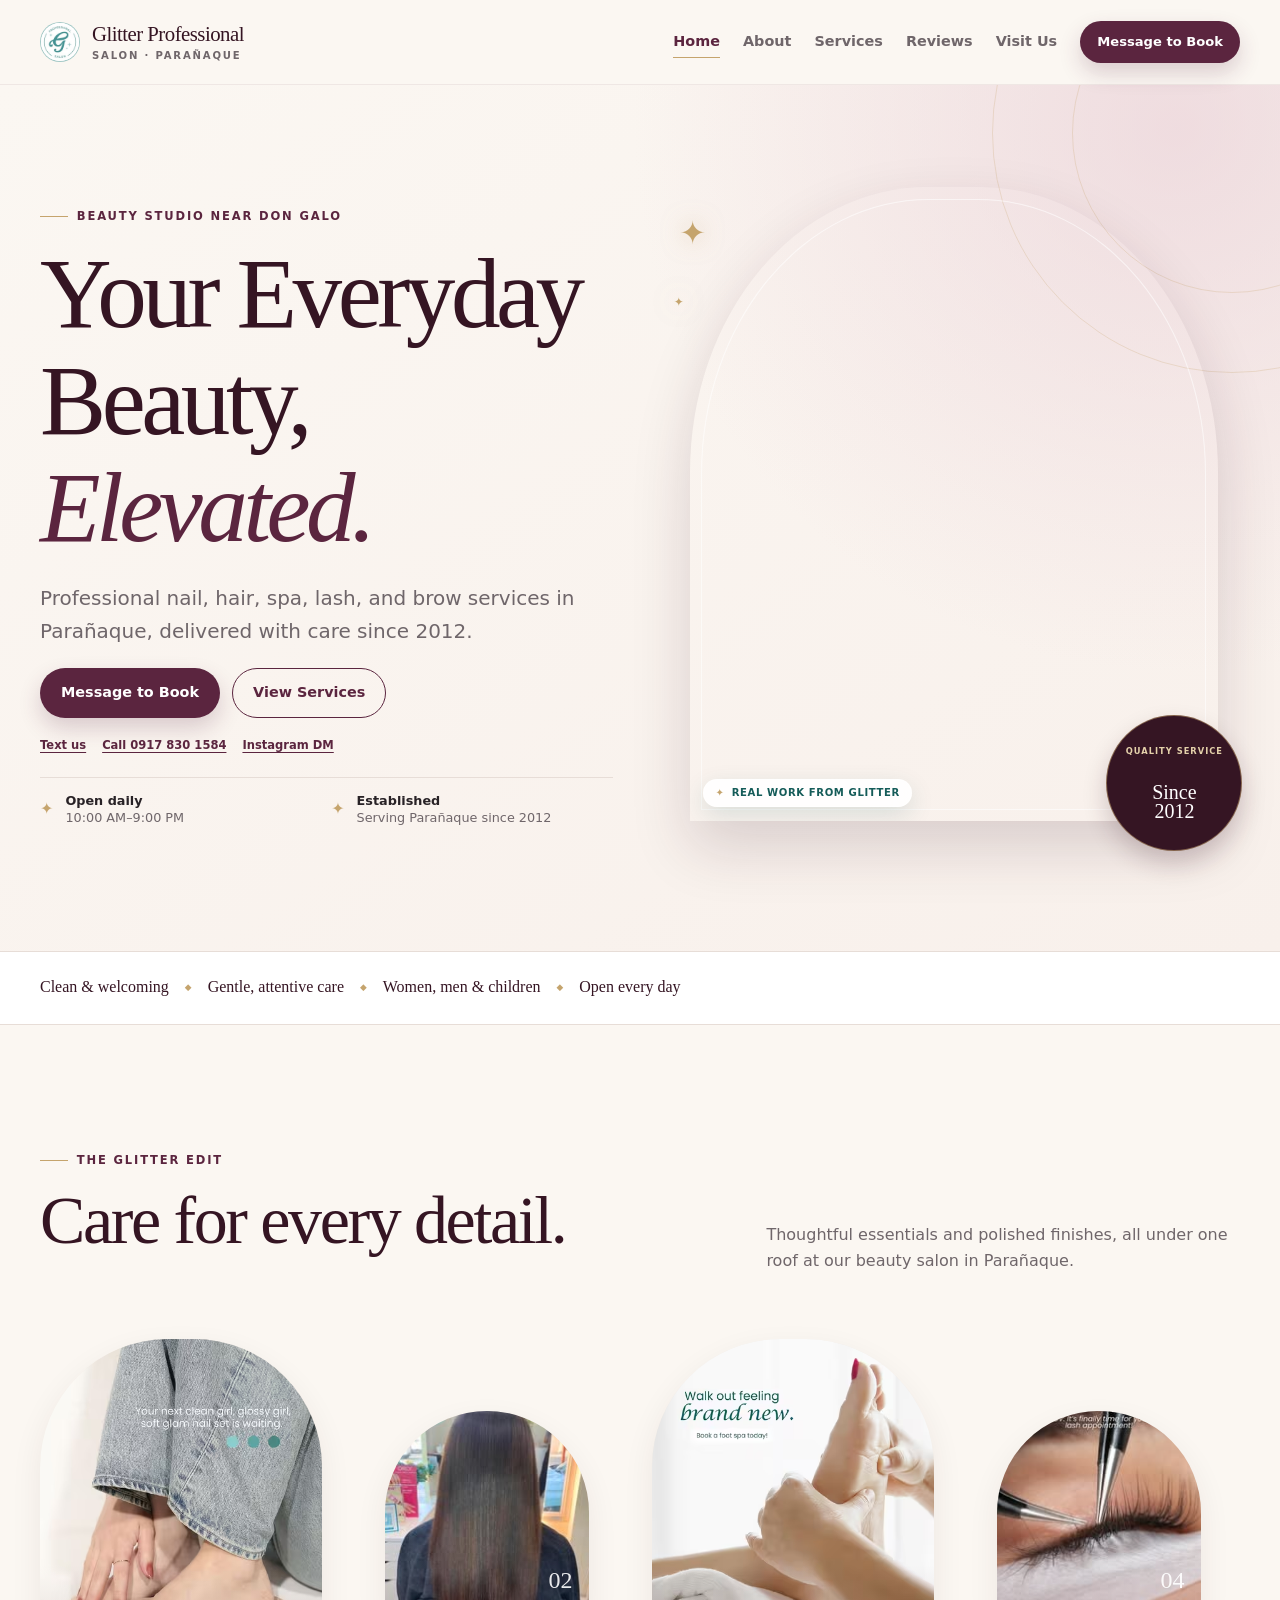
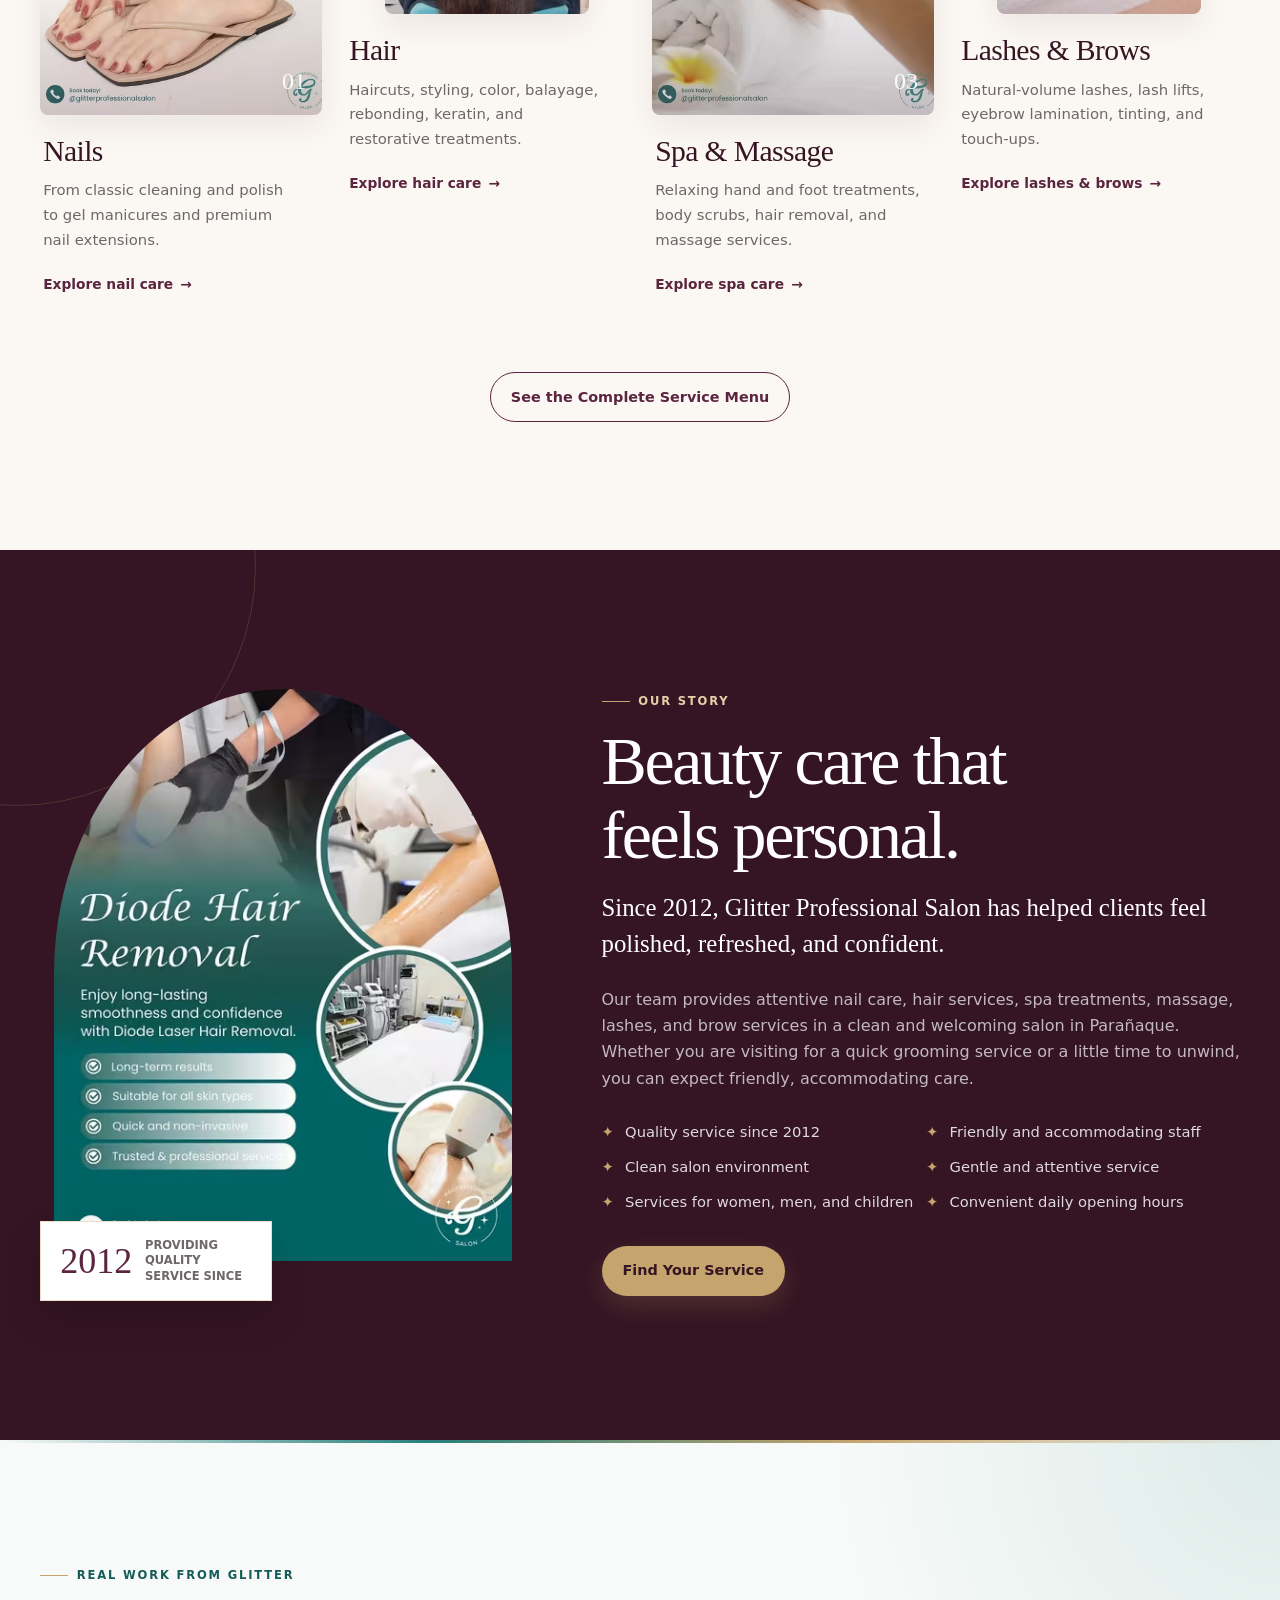
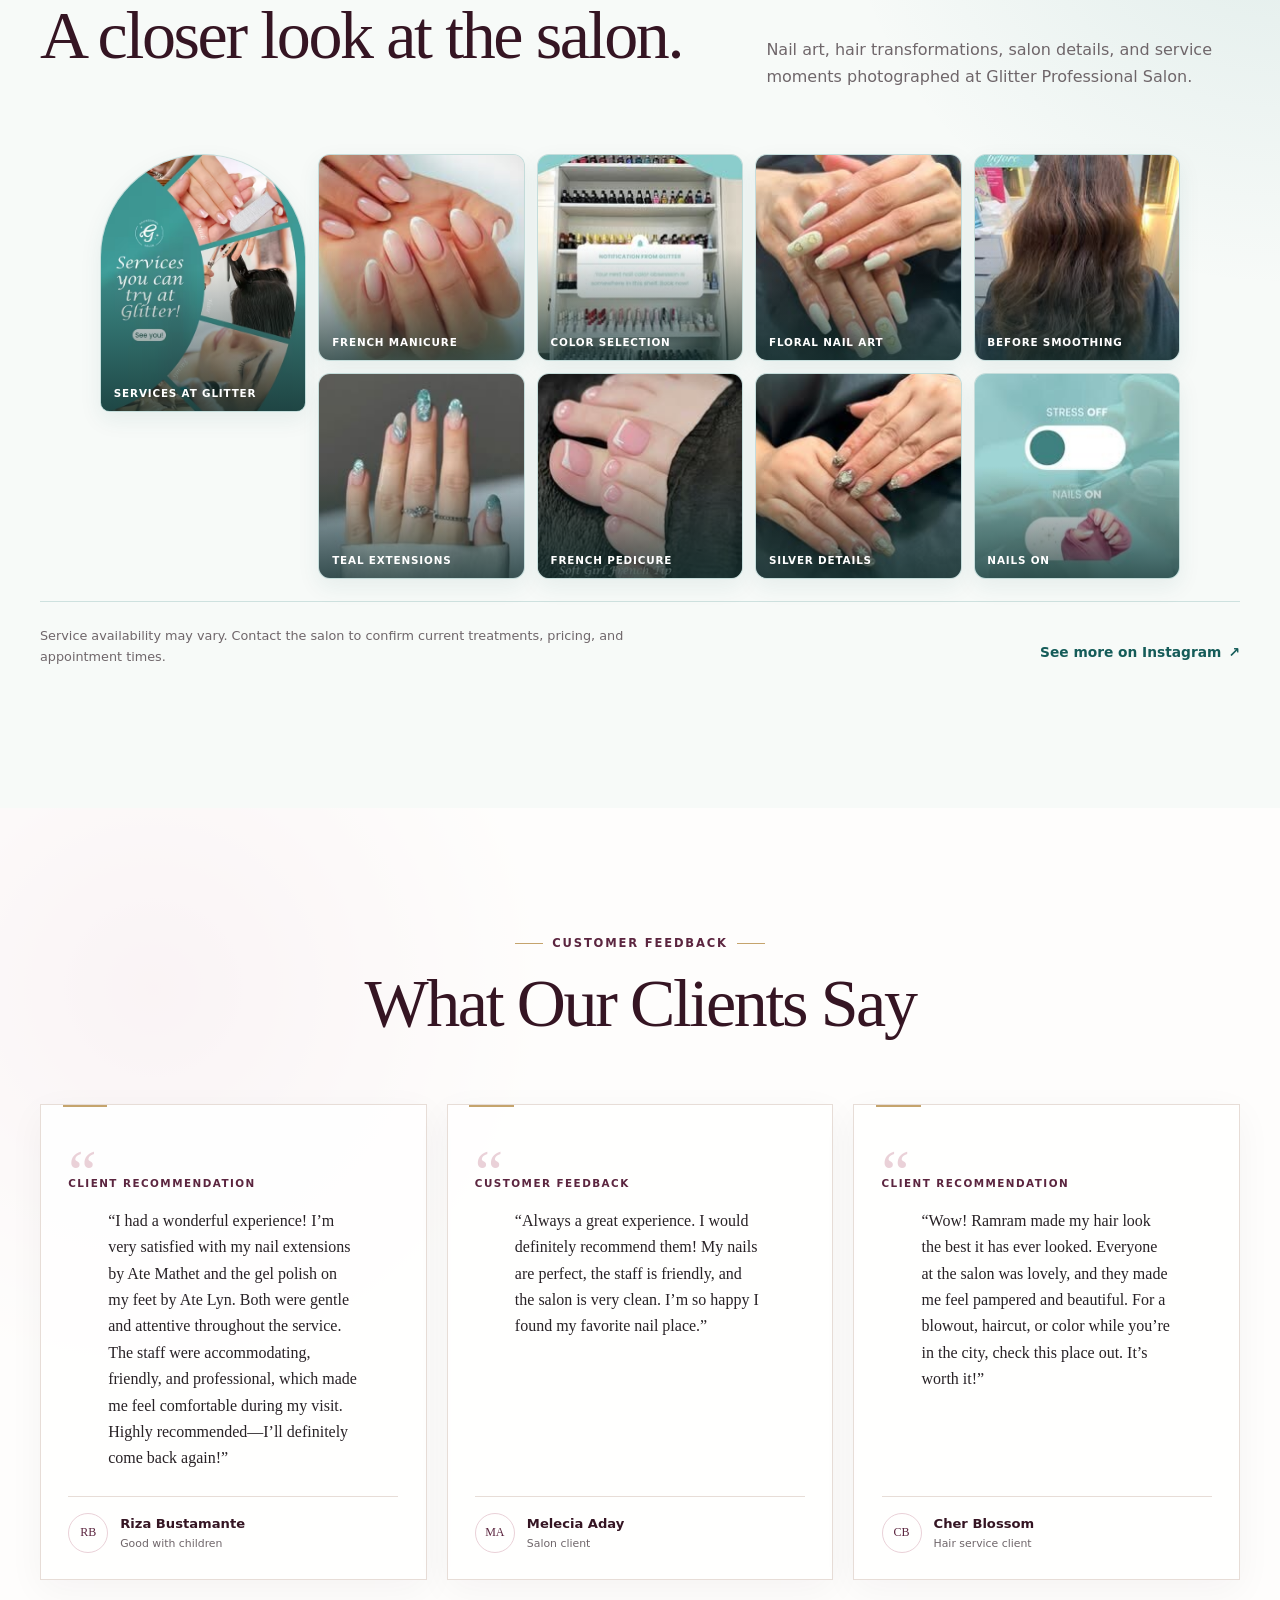
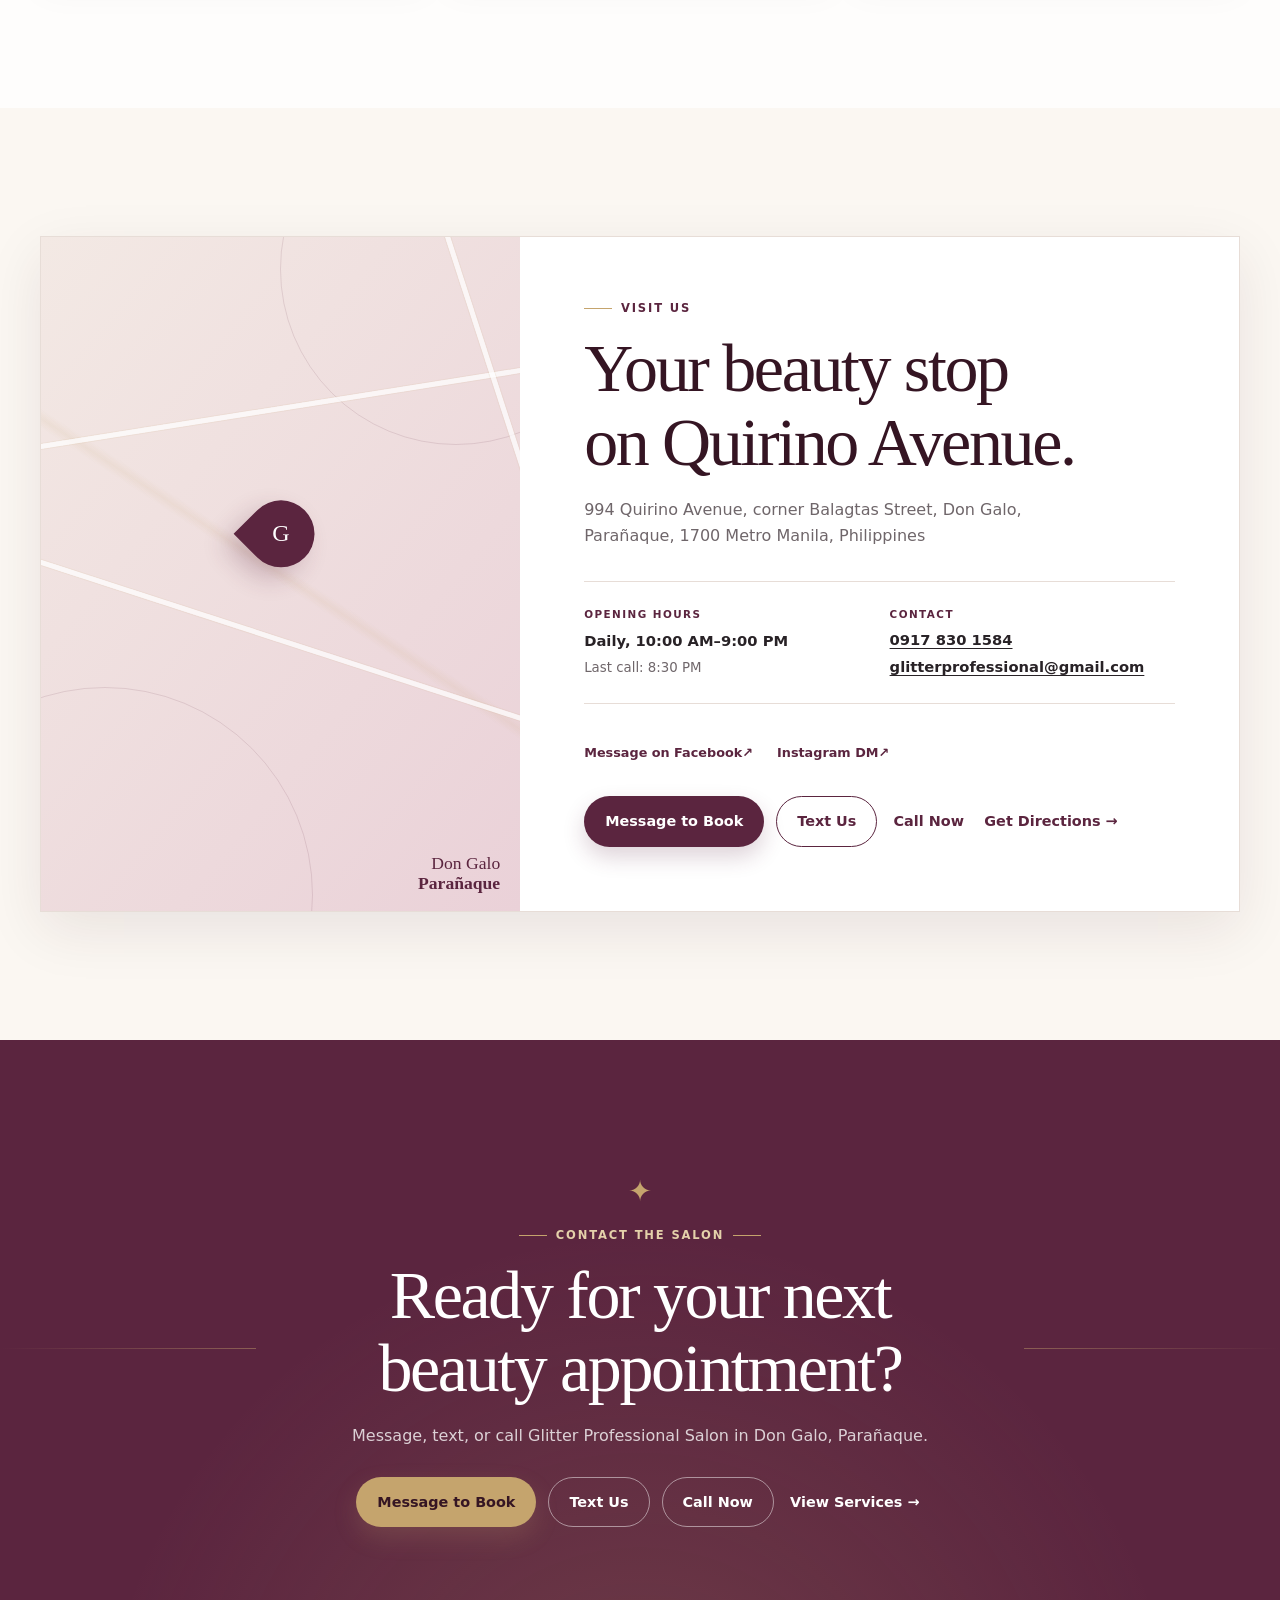
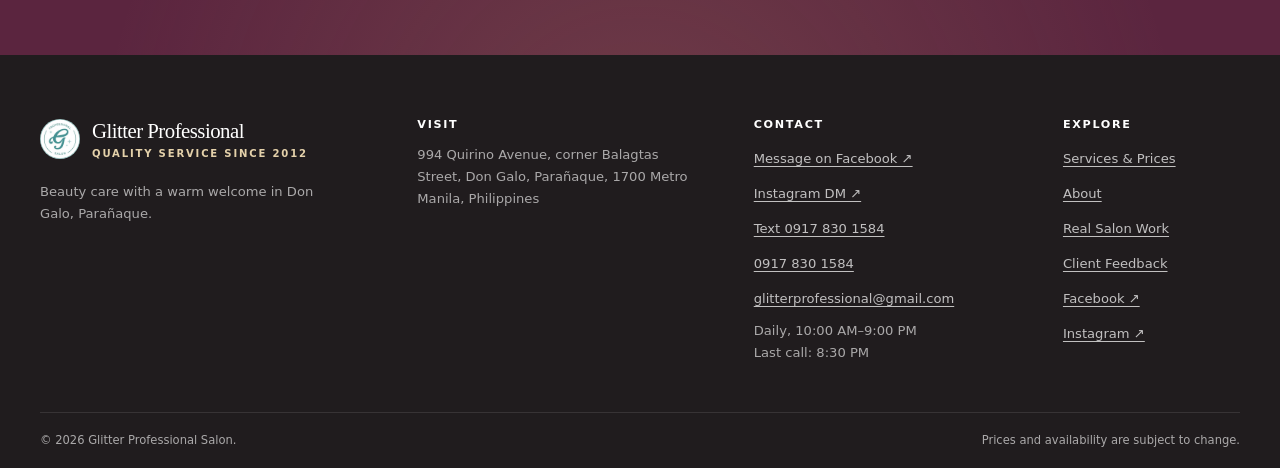
<file: index.html>
<!doctype html>
<html lang="en">
  <head>
    <meta charset="utf-8">
    <meta name="viewport" content="width=device-width, initial-scale=1">
    <title>Glitter Professional Salon | Nails, Hair and Spa in Parañaque</title>
    <meta
      name="description"
      content="Glitter Professional Salon offers nail care, hair services, spa treatments, massage, lashes, and brows in Don Galo, Parañaque. Open daily from 10 AM to 9 PM."
    >
    <meta name="theme-color" content="#5b253f">
    <link rel="icon" href="favicon.ico" sizes="any">

    <meta property="og:title" content="Glitter Professional Salon | Beauty in Parañaque">
    <meta
      property="og:description"
      content="Professional nail, hair, spa, lash, and brow services in Don Galo, Parañaque, delivered with care since 2012."
    >
    <meta property="og:type" content="website">
    <meta property="og:site_name" content="Glitter Professional Salon">
    <meta property="og:locale" content="en_PH">
    <meta name="twitter:card" content="summary">
    <meta name="twitter:title" content="Glitter Professional Salon | Beauty in Parañaque">
    <meta
      name="twitter:description"
      content="Professional nail, hair, spa, lash, and brow services in Don Galo, Parañaque."
    >

    <link rel="stylesheet" href="css/style.css">
    <script src="js/script.js" defer></script>

    <script type="application/ld+json">
      {
        "@context": "https://schema.org",
        "@type": "BeautySalon",
        "name": "Glitter Professional Salon",
        "description": "Providing quality service since 2012. Glitter Professional offers nail care, hair care, spa treatments, massage, lashes, and brow services.",
        "telephone": "+63 917 830 1584",
        "email": "glitterprofessional@gmail.com",
        "address": {
          "@type": "PostalAddress",
          "streetAddress": "994 Quirino Avenue, corner Balagtas Street, Don Galo",
          "addressLocality": "Parañaque",
          "postalCode": "1700",
          "addressRegion": "Metro Manila",
          "addressCountry": "PH"
        },
        "openingHours": "Mo-Su 10:00-21:00",
        "sameAs": [
          "https://www.facebook.com/GlitterProfessional",
          "https://www.instagram.com/glitterprofessional/"
        ],
        "hasMap": "https://www.google.com/maps/dir/?api=1&destination=Glitter%20Professional%20Salon%2C%20994%20Quirino%20Avenue%2C%20corner%20Balagtas%20Street%2C%20Don%20Galo%2C%20Para%C3%B1aque%2C%201700%20Metro%20Manila"
      }
    </script>
  </head>
  <body>
    <a class="skip-link" href="#main-content">Skip to main content</a>

    <header class="site-header" data-header>
      <div class="header-inner container">
        <a class="brand" href="index.html" aria-label="Glitter Professional Salon home">
          <span class="brand-mark" aria-hidden="true">
            <img src="images/logo-glitter-salon.jpg" alt="" width="200" height="200" decoding="async">
          </span>
          <span class="brand-copy">
            <strong>Glitter Professional</strong>
            <small>Salon · Parañaque</small>
          </span>
        </a>

        <button
          class="menu-toggle"
          type="button"
          aria-expanded="false"
          aria-controls="primary-navigation"
          aria-label="Open navigation menu"
          data-menu-toggle
        >
          <span></span>
          <span></span>
          <span></span>
        </button>

        <nav class="site-nav" id="primary-navigation" aria-label="Primary navigation" data-navigation>
          <a href="index.html" aria-current="page">Home</a>
          <a href="#about">About</a>
          <a href="services.html">Services</a>
          <a href="#reviews">Reviews</a>
          <a href="#visit">Visit Us</a>
          <a
            class="button button-small button-primary nav-cta"
            href="https://m.me/GlitterProfessional"
            target="_blank"
            rel="noopener noreferrer"
          >
            Message to Book
          </a>
        </nav>
      </div>
    </header>

    <main id="main-content">
      <section class="hero">
        <div class="hero-orbit hero-orbit-one" aria-hidden="true"></div>
        <div class="hero-orbit hero-orbit-two" aria-hidden="true"></div>
        <div class="container hero-grid">
          <div class="hero-copy">
            <p class="eyebrow"><span></span> Beauty studio near Don Galo</p>
            <h1>Your Everyday Beauty, <em>Elevated.</em></h1>
            <p class="hero-lede">
              Professional nail, hair, spa, lash, and brow services in Parañaque,
              delivered with care since 2012.
            </p>
            <div class="button-row">
              <a
                class="button button-primary"
                href="https://m.me/GlitterProfessional"
                target="_blank"
                rel="noopener noreferrer"
              >
                Message to Book
              </a>
              <a class="button button-secondary" href="services.html">View Services</a>
            </div>
            <div class="contact-shortcuts" role="group" aria-label="Other ways to book">
              <a href="sms:+639178301584">Text us</a>
              <a href="tel:09178301584">Call 0917 830 1584</a>
              <a
                href="https://ig.me/m/glitterprofessional"
                target="_blank"
                rel="noopener noreferrer"
              >
                Instagram DM
              </a>
            </div>
            <div class="hero-notes" role="group" aria-label="Salon highlights">
              <p>
                <span class="note-icon" aria-hidden="true">✦</span>
                <span><strong>Open daily</strong>10:00 AM–9:00 PM</span>
              </p>
              <p>
                <span class="note-icon" aria-hidden="true">✦</span>
                <span><strong>Established</strong>Serving Parañaque since 2012</span>
              </p>
            </div>
          </div>

          <div class="hero-visual">
            <div class="hero-frame">
              <!-- Real Glitter Professional Salon image supplied by the salon owner. -->
              <picture>
                <source
                  type="image/avif"
                  srcset="
                    images/salon-nail-colors-480.avif 480w,
                    images/salon-nail-colors-768.avif 768w,
                    images/salon-nail-colors-1080.avif 1080w
                  "
                  sizes="(min-width: 75rem) 31rem, (min-width: 48rem) 42vw, calc(100vw - 3rem)"
                >
                <source
                  type="image/webp"
                  srcset="
                    images/salon-nail-colors-480.webp 480w,
                    images/salon-nail-colors-768.webp 768w,
                    images/salon-nail-colors-1080.webp 1080w
                  "
                  sizes="(min-width: 75rem) 31rem, (min-width: 48rem) 42vw, calc(100vw - 3rem)"
                >
                <img
                  src="images/salon-nail-colors-768.jpg"
                  srcset="
                    images/salon-nail-colors-480.jpg 480w,
                    images/salon-nail-colors-768.jpg 768w,
                    images/salon-nail-colors-1080.jpg 1080w
                  "
                  sizes="(min-width: 75rem) 31rem, (min-width: 48rem) 42vw, calc(100vw - 3rem)"
                  alt="Glitter Professional Salon nail color swatches held in front of a floral arrangement"
                  width="1080"
                  height="1350"
                  decoding="async"
                  fetchpriority="high"
                >
              </picture>
              <span class="hero-photo-label">
                <span aria-hidden="true">✦</span>
                Real work from Glitter
              </span>
            </div>
            <div class="hero-seal" role="img" aria-label="Quality service since 2012">
              <span>Quality service</span>
              <strong>Since<br>2012</strong>
            </div>
            <span class="sparkle sparkle-large" aria-hidden="true">✦</span>
            <span class="sparkle sparkle-small" aria-hidden="true">✦</span>
          </div>
        </div>
      </section>

      <section class="trust-strip">
        <div class="container trust-list" role="region" aria-label="Salon qualities" tabindex="0">
          <span>Clean &amp; welcoming</span>
          <span aria-hidden="true">◆</span>
          <span>Gentle, attentive care</span>
          <span aria-hidden="true">◆</span>
          <span>Women, men &amp; children</span>
          <span aria-hidden="true">◆</span>
          <span>Open every day</span>
        </div>
      </section>

      <section class="section services-preview" id="featured-services">
        <div class="container">
          <div class="section-heading split-heading reveal">
            <div>
              <p class="eyebrow"><span></span> The Glitter edit</p>
              <h2>Care for every detail.</h2>
            </div>
            <p>
              Thoughtful essentials and polished finishes, all under one roof at
              our beauty salon in Parañaque.
            </p>
          </div>

          <div class="service-card-grid">
            <article class="service-card reveal">
              <a class="service-image-wrap service-image-nails" href="services.html#nails" aria-label="View nail services">
                <!-- Real manicure and pedicure work from Glitter Professional Salon. -->
                <picture>
                  <source
                    type="image/avif"
                    srcset="
                      images/service-nails-480.avif 480w,
                      images/service-nails-768.avif 768w,
                      images/service-nails-1080.avif 1080w
                    "
                    sizes="(min-width: 60rem) 18rem, (min-width: 30rem) 45vw, calc(100vw - 2rem)"
                  >
                  <source
                    type="image/webp"
                    srcset="
                      images/service-nails-480.webp 480w,
                      images/service-nails-768.webp 768w,
                      images/service-nails-1080.webp 1080w
                    "
                    sizes="(min-width: 60rem) 18rem, (min-width: 30rem) 45vw, calc(100vw - 2rem)"
                  >
                  <img
                    src="images/service-nails-768.jpg"
                    srcset="
                      images/service-nails-480.jpg 480w,
                      images/service-nails-768.jpg 768w,
                      images/service-nails-1080.jpg 1080w
                    "
                    sizes="(min-width: 60rem) 18rem, (min-width: 30rem) 45vw, calc(100vw - 2rem)"
                    alt="Client showing a matching glossy manicure and pedicure by Glitter Professional Salon"
                    width="1600"
                    height="2000"
                    loading="lazy"
                    decoding="async"
                  >
                </picture>
                <span class="service-number" aria-hidden="true">01</span>
              </a>
              <div class="service-card-copy">
                <h3>Nails</h3>
                <p>From classic cleaning and polish to gel manicures and premium nail extensions.</p>
                <a class="text-link" href="services.html#nails">Explore nail care <span aria-hidden="true">→</span></a>
              </div>
            </article>

            <article class="service-card service-card-detail service-card-offset reveal">
              <a class="service-image-wrap service-image-hair" href="services.html#hair" aria-label="View hair services">
                <!-- Real hair result from Glitter Professional Salon. -->
                <img
                  src="images/service-hair.jpg"
                  alt="Client's long, glossy dark hair after a smoothing service at Glitter Professional Salon"
                  width="206"
                  height="206"
                  loading="lazy"
                  decoding="async"
                >
                <span class="service-number" aria-hidden="true">02</span>
              </a>
              <div class="service-card-copy">
                <h3>Hair</h3>
                <p>Haircuts, styling, color, balayage, rebonding, keratin, and restorative treatments.</p>
                <a class="text-link" href="services.html#hair">Explore hair care <span aria-hidden="true">→</span></a>
              </div>
            </article>

            <article class="service-card reveal">
              <a class="service-image-wrap service-image-spa" href="services.html#spa" aria-label="View spa and massage services">
                <!-- Real foot-spa treatment image from Glitter Professional Salon. -->
                <picture>
                  <source
                    type="image/avif"
                    srcset="
                      images/service-spa-480.avif 480w,
                      images/service-spa-768.avif 768w,
                      images/service-spa-1080.avif 1080w
                    "
                    sizes="(min-width: 60rem) 18rem, (min-width: 30rem) 45vw, calc(100vw - 2rem)"
                  >
                  <source
                    type="image/webp"
                    srcset="
                      images/service-spa-480.webp 480w,
                      images/service-spa-768.webp 768w,
                      images/service-spa-1080.webp 1080w
                    "
                    sizes="(min-width: 60rem) 18rem, (min-width: 30rem) 45vw, calc(100vw - 2rem)"
                  >
                  <img
                    src="images/service-spa-768.jpg"
                    srcset="
                      images/service-spa-480.jpg 480w,
                      images/service-spa-768.jpg 768w,
                      images/service-spa-1080.jpg 1080w
                    "
                    sizes="(min-width: 60rem) 18rem, (min-width: 30rem) 45vw, calc(100vw - 2rem)"
                    alt="Foot massage during a spa treatment at Glitter Professional Salon"
                    width="1080"
                    height="1350"
                    loading="lazy"
                    decoding="async"
                  >
                </picture>
                <span class="service-number" aria-hidden="true">03</span>
              </a>
              <div class="service-card-copy">
                <h3>Spa &amp; Massage</h3>
                <p>Relaxing hand and foot treatments, body scrubs, hair removal, and massage services.</p>
                <a class="text-link" href="services.html#spa">Explore spa care <span aria-hidden="true">→</span></a>
              </div>
            </article>

            <article class="service-card service-card-detail service-card-offset reveal">
              <a class="service-image-wrap service-image-lashes" href="services.html#lashes-brows" aria-label="View lashes and brows services">
                <!-- Real lash application image from Glitter Professional Salon. -->
                <img
                  src="images/service-lashes.jpg"
                  alt="Close-up of a lash extension being applied at Glitter Professional Salon"
                  width="206"
                  height="206"
                  loading="lazy"
                  decoding="async"
                >
                <span class="service-number" aria-hidden="true">04</span>
              </a>
              <div class="service-card-copy">
                <h3>Lashes &amp; Brows</h3>
                <p>Natural-volume lashes, lash lifts, eyebrow lamination, tinting, and touch-ups.</p>
                <a class="text-link" href="services.html#lashes-brows">Explore lashes &amp; brows <span aria-hidden="true">→</span></a>
              </div>
            </article>
          </div>

          <div class="centered-action reveal">
            <a class="button button-secondary" href="services.html">See the Complete Service Menu</a>
          </div>
        </div>
      </section>

      <section class="section about-section" id="about">
        <div class="container about-grid">
          <div class="about-visual reveal">
            <div class="about-image">
              <!-- Real salon treatment imagery supplied by Glitter Professional Salon. -->
              <picture>
                <source
                  type="image/avif"
                  srcset="
                    images/salon-treatment-room-480.avif 480w,
                    images/salon-treatment-room-768.avif 768w,
                    images/salon-treatment-room-1080.avif 1080w
                  "
                  sizes="(min-width: 48rem) 35vw, calc(100vw - 3rem)"
                >
                <source
                  type="image/webp"
                  srcset="
                    images/salon-treatment-room-480.webp 480w,
                    images/salon-treatment-room-768.webp 768w,
                    images/salon-treatment-room-1080.webp 1080w
                  "
                  sizes="(min-width: 48rem) 35vw, calc(100vw - 3rem)"
                >
                <img
                  src="images/salon-treatment-room-768.jpg"
                  srcset="
                    images/salon-treatment-room-480.jpg 480w,
                    images/salon-treatment-room-768.jpg 768w,
                    images/salon-treatment-room-1080.jpg 1080w
                  "
                  sizes="(min-width: 48rem) 35vw, calc(100vw - 3rem)"
                  alt="Glitter Professional Salon treatment equipment and clean service room"
                  width="1080"
                  height="1350"
                  loading="lazy"
                  decoding="async"
                >
              </picture>
            </div>
            <div class="experience-card">
              <strong>2012</strong>
              <span>Providing quality service since</span>
            </div>
          </div>

          <div class="about-copy reveal">
            <p class="eyebrow eyebrow-light"><span></span> Our story</p>
            <h2>Beauty care that feels personal.</h2>
            <p class="about-lede">
              Since 2012, Glitter Professional Salon has helped clients feel polished,
              refreshed, and confident.
            </p>
            <p>
              Our team provides attentive nail care, hair services, spa treatments,
              massage, lashes, and brow services in a clean and welcoming salon in
              Parañaque. Whether you are visiting for a quick grooming service or a
              little time to unwind, you can expect friendly, accommodating care.
            </p>
            <ul class="feature-list">
              <li><span aria-hidden="true">✦</span> Quality service since 2012</li>
              <li><span aria-hidden="true">✦</span> Friendly and accommodating staff</li>
              <li><span aria-hidden="true">✦</span> Clean salon environment</li>
              <li><span aria-hidden="true">✦</span> Gentle and attentive service</li>
              <li><span aria-hidden="true">✦</span> Services for women, men, and children</li>
              <li><span aria-hidden="true">✦</span> Convenient daily opening hours</li>
            </ul>
            <a class="button button-gold" href="services.html">Find Your Service</a>
          </div>
        </div>
      </section>

      <section class="section real-work-section" id="real-work">
        <div class="container">
          <div class="section-heading split-heading reveal">
            <div>
              <p class="eyebrow"><span></span> Real work from Glitter</p>
              <h2>A closer look at the salon.</h2>
            </div>
            <p>
              Nail art, hair transformations, salon details, and service moments
              photographed at Glitter Professional Salon.
            </p>
          </div>

          <div class="real-gallery">
            <figure class="gallery-tile gallery-feature reveal">
              <picture>
                <source
                  type="image/avif"
                  srcset="
                    images/services-collage-480.avif 480w,
                    images/services-collage-768.avif 768w,
                    images/services-collage-1080.avif 1080w
                  "
                  sizes="(min-width: 75rem) 14rem, (min-width: 48rem) 22vw, 45vw"
                >
                <source
                  type="image/webp"
                  srcset="
                    images/services-collage-480.webp 480w,
                    images/services-collage-768.webp 768w,
                    images/services-collage-1080.webp 1080w
                  "
                  sizes="(min-width: 75rem) 14rem, (min-width: 48rem) 22vw, 45vw"
                >
                <img
                  src="images/services-collage-480.jpg"
                  srcset="
                    images/services-collage-480.jpg 480w,
                    images/services-collage-768.jpg 768w,
                    images/services-collage-1080.jpg 1080w
                  "
                  sizes="(min-width: 75rem) 14rem, (min-width: 48rem) 22vw, 45vw"
                  alt="Glitter Professional Salon service collage featuring nails, hair, spa, and facial care"
                  width="1080"
                  height="1350"
                  loading="lazy"
                  decoding="async"
                >
              </picture>
              <figcaption>Services at Glitter</figcaption>
            </figure>
            <figure class="gallery-tile reveal">
              <img
                src="images/gallery-french-manicure.jpg"
                alt="Soft pink French manicure with white tips"
                width="206"
                height="206"
                loading="lazy"
                decoding="async"
              >
              <figcaption>French manicure</figcaption>
            </figure>
            <figure class="gallery-tile reveal">
              <img
                src="images/gallery-teal-nails.jpg"
                alt="Long teal glitter nail extensions"
                width="206"
                height="206"
                loading="lazy"
                decoding="async"
              >
              <figcaption>Teal extensions</figcaption>
            </figure>
            <figure class="gallery-tile reveal">
              <img
                src="images/gallery-polish-display.jpg"
                alt="Glitter Professional Salon nail color display"
                width="206"
                height="206"
                loading="lazy"
                decoding="async"
              >
              <figcaption>Color selection</figcaption>
            </figure>
            <figure class="gallery-tile reveal">
              <img
                src="images/gallery-french-pedicure.jpg"
                alt="Soft pink pedicure with white French tips"
                width="206"
                height="206"
                loading="lazy"
                decoding="async"
              >
              <figcaption>French pedicure</figcaption>
            </figure>
            <figure class="gallery-tile reveal">
              <img
                src="images/gallery-floral-nails.jpg"
                alt="Long pale green nails with delicate floral details"
                width="206"
                height="206"
                loading="lazy"
                decoding="async"
              >
              <figcaption>Floral nail art</figcaption>
            </figure>
            <figure class="gallery-tile reveal">
              <img
                src="images/gallery-silver-nails.jpg"
                alt="Silver and neutral glitter manicure with dimensional nail art"
                width="206"
                height="206"
                loading="lazy"
                decoding="async"
              >
              <figcaption>Silver details</figcaption>
            </figure>
            <figure class="gallery-tile reveal">
              <img
                src="images/gallery-hair-before.jpg"
                alt="Client's long wavy hair before a smoothing service"
                width="206"
                height="206"
                loading="lazy"
                decoding="async"
              >
              <figcaption>Before smoothing</figcaption>
            </figure>
            <figure class="gallery-tile reveal">
              <img
                src="images/gallery-stress-off.jpg"
                alt="Glitter Professional Salon graphic reading stress off, nails on"
                width="206"
                height="206"
                loading="lazy"
                decoding="async"
              >
              <figcaption>Nails on</figcaption>
            </figure>
          </div>

          <div class="gallery-footer reveal">
            <p>
              Service availability may vary. Contact the salon to confirm current
              treatments, pricing, and appointment times.
            </p>
            <a
              class="text-link"
              href="https://www.instagram.com/glitterprofessional/"
              target="_blank"
              rel="noopener noreferrer"
            >
              See more on Instagram <span aria-hidden="true">↗</span>
            </a>
          </div>
        </div>
      </section>

      <section class="section reviews-section" id="reviews">
        <div class="container">
          <div class="section-heading centered-heading reveal">
            <p class="eyebrow eyebrow-centered"><span></span> Customer feedback <span></span></p>
            <h2>What Our Clients Say</h2>
          </div>

          <div class="testimonial-grid">
            <article class="testimonial-card reveal">
              <div class="quote-mark" aria-hidden="true">“</div>
              <p class="testimonial-label">Client Recommendation</p>
              <blockquote>
                “I had a wonderful experience! I’m very satisfied with my nail
                extensions by Ate Mathet and the gel polish on my feet by Ate Lyn.
                Both were gentle and attentive throughout the service. The staff
                were accommodating, friendly, and professional, which made me feel
                comfortable during my visit. Highly recommended—I’ll definitely
                come back again!”
              </blockquote>
              <footer>
                <span class="client-initial" aria-hidden="true">RB</span>
                <span><strong>Riza Bustamante</strong><small>Good with children</small></span>
              </footer>
            </article>

            <article class="testimonial-card testimonial-featured reveal">
              <div class="quote-mark" aria-hidden="true">“</div>
              <p class="testimonial-label">Customer Feedback</p>
              <blockquote>
                “Always a great experience. I would definitely recommend them! My
                nails are perfect, the staff is friendly, and the salon is very
                clean. I’m so happy I found my favorite nail place.”
              </blockquote>
              <footer>
                <span class="client-initial" aria-hidden="true">MA</span>
                <span><strong>Melecia Aday</strong><small>Salon client</small></span>
              </footer>
            </article>

            <article class="testimonial-card reveal">
              <div class="quote-mark" aria-hidden="true">“</div>
              <p class="testimonial-label">Client Recommendation</p>
              <blockquote>
                “Wow! Ramram made my hair look the best it has ever looked. Everyone
                at the salon was lovely, and they made me feel pampered and beautiful.
                For a blowout, haircut, or color while you’re in the city, check this
                place out. It’s worth it!”
              </blockquote>
              <footer>
                <span class="client-initial" aria-hidden="true">CB</span>
                <span><strong>Cher Blossom</strong><small>Hair service client</small></span>
              </footer>
            </article>
          </div>
        </div>
      </section>

      <section class="section visit-section" id="visit">
        <div class="container">
          <div class="visit-shell reveal">
            <div class="map-visual" aria-hidden="true">
              <div class="map-road map-road-one"></div>
              <div class="map-road map-road-two"></div>
              <div class="map-road map-road-three"></div>
              <div class="map-pin">
                <span>G</span>
              </div>
              <p>Don Galo<br><strong>Parañaque</strong></p>
            </div>

            <div class="visit-content">
              <p class="eyebrow"><span></span> Visit us</p>
              <h2>Your beauty stop on Quirino Avenue.</h2>
              <address>
                994 Quirino Avenue, corner Balagtas Street, Don Galo,<br>
                Parañaque, 1700 Metro Manila, Philippines
              </address>

              <div class="visit-details">
                <div>
                  <span class="detail-label">Opening hours</span>
                  <strong>Daily, 10:00 AM–9:00 PM</strong>
                  <small>Last call: 8:30 PM</small>
                </div>
                <div>
                  <span class="detail-label">Contact</span>
                  <a href="tel:09178301584">0917 830 1584</a>
                  <a href="mailto:glitterprofessional@gmail.com">glitterprofessional@gmail.com</a>
                </div>
              </div>

              <div class="social-links" role="group" aria-label="Direct messages">
                <a href="https://m.me/GlitterProfessional" target="_blank" rel="noopener noreferrer">
                  Message on Facebook <span aria-hidden="true">↗</span>
                </a>
                <a href="https://ig.me/m/glitterprofessional" target="_blank" rel="noopener noreferrer">
                  Instagram DM <span aria-hidden="true">↗</span>
                </a>
              </div>

              <div class="button-row visit-actions">
                <a
                  class="button button-primary"
                  href="https://m.me/GlitterProfessional"
                  target="_blank"
                  rel="noopener noreferrer"
                >
                  Message to Book
                </a>
                <a class="button button-secondary" href="sms:+639178301584">Text Us</a>
                <a class="button button-text" href="tel:09178301584">Call Now</a>
                <a
                  class="button button-text"
                  href="https://www.google.com/maps/dir/?api=1&amp;destination=Glitter+Professional+Salon%2C+994+Quirino+Avenue%2C+corner+Balagtas+Street%2C+Don+Galo%2C+Para%C3%B1aque%2C+1700+Metro+Manila"
                  target="_blank"
                  rel="noopener noreferrer"
                >
                  Get Directions →
                </a>
              </div>
            </div>
          </div>
        </div>
      </section>

      <section class="final-cta">
        <div class="container final-cta-inner reveal">
          <span class="cta-sparkle" aria-hidden="true">✦</span>
          <p class="eyebrow eyebrow-light eyebrow-centered"><span></span> Contact the salon <span></span></p>
          <h2>Ready for your next beauty appointment?</h2>
          <p>Message, text, or call Glitter Professional Salon in Don Galo, Parañaque.</p>
          <div class="button-row button-row-center">
            <a
              class="button button-gold"
              href="https://m.me/GlitterProfessional"
              target="_blank"
              rel="noopener noreferrer"
            >
              Message to Book
            </a>
            <a class="button button-outline-light" href="sms:+639178301584">Text Us</a>
            <a class="button button-outline-light" href="tel:09178301584">Call Now</a>
            <a class="button button-text button-text-light" href="services.html">View Services →</a>
          </div>
        </div>
      </section>
    </main>

    <footer class="site-footer">
      <div class="container footer-grid">
        <div class="footer-brand">
          <a class="brand brand-light" href="index.html">
            <span class="brand-mark" aria-hidden="true">
              <img src="images/logo-glitter-salon.jpg" alt="" width="200" height="200" loading="lazy" decoding="async">
            </span>
            <span class="brand-copy">
              <strong>Glitter Professional</strong>
              <small>Quality service since 2012</small>
            </span>
          </a>
          <p>Beauty care with a warm welcome in Don Galo, Parañaque.</p>
        </div>
        <div>
          <h2 class="footer-heading">Visit</h2>
          <address>
            994 Quirino Avenue, corner Balagtas Street, Don Galo, Parañaque,
            1700 Metro Manila, Philippines
          </address>
        </div>
        <div>
          <h2 class="footer-heading">Contact</h2>
          <a href="https://m.me/GlitterProfessional" target="_blank" rel="noopener noreferrer">Message on Facebook ↗</a>
          <a href="https://ig.me/m/glitterprofessional" target="_blank" rel="noopener noreferrer">Instagram DM ↗</a>
          <a href="sms:+639178301584">Text 0917 830 1584</a>
          <a href="tel:09178301584">0917 830 1584</a>
          <a href="mailto:glitterprofessional@gmail.com">glitterprofessional@gmail.com</a>
          <p>Daily, 10:00 AM–9:00 PM<br>Last call: 8:30 PM</p>
        </div>
        <div>
          <h2 class="footer-heading">Explore</h2>
          <a href="services.html">Services &amp; Prices</a>
          <a href="#about">About</a>
          <a href="#real-work">Real Salon Work</a>
          <a href="#reviews">Client Feedback</a>
          <a href="https://www.facebook.com/GlitterProfessional" target="_blank" rel="noopener noreferrer">Facebook ↗</a>
          <a href="https://www.instagram.com/glitterprofessional/" target="_blank" rel="noopener noreferrer">Instagram ↗</a>
        </div>
      </div>
      <div class="container footer-bottom">
        <p>© <span data-current-year>2026</span> Glitter Professional Salon.</p>
        <p>Prices and availability are subject to change.</p>
      </div>
    </footer>

    <nav class="mobile-action-bar" aria-label="Quick actions">
      <a href="https://m.me/GlitterProfessional" target="_blank" rel="noopener noreferrer">
        <svg aria-hidden="true" viewBox="0 0 24 24">
          <path d="M4 5.5h16v11H9l-5 3v-14Z"/>
          <path d="M8 9h8M8 12h5"/>
        </svg>
        <span>Message</span>
      </a>
      <a href="services.html">
        <svg aria-hidden="true" viewBox="0 0 24 24">
          <path d="M5 4.5h14v15H5zM8 8h8M8 12h8M8 16h5"/>
        </svg>
        <span>Services</span>
      </a>
      <a
        href="https://www.google.com/maps/dir/?api=1&amp;destination=Glitter+Professional+Salon%2C+994+Quirino+Avenue%2C+corner+Balagtas+Street%2C+Don+Galo%2C+Para%C3%B1aque%2C+1700+Metro+Manila"
        target="_blank"
        rel="noopener noreferrer"
      >
        <svg aria-hidden="true" viewBox="0 0 24 24">
          <path d="M12 21s6-5.2 6-11A6 6 0 0 0 6 10c0 5.8 6 11 6 11Z"/>
          <circle cx="12" cy="10" r="2"/>
        </svg>
        <span>Directions</span>
      </a>
    </nav>
  </body>
</html>
</file>
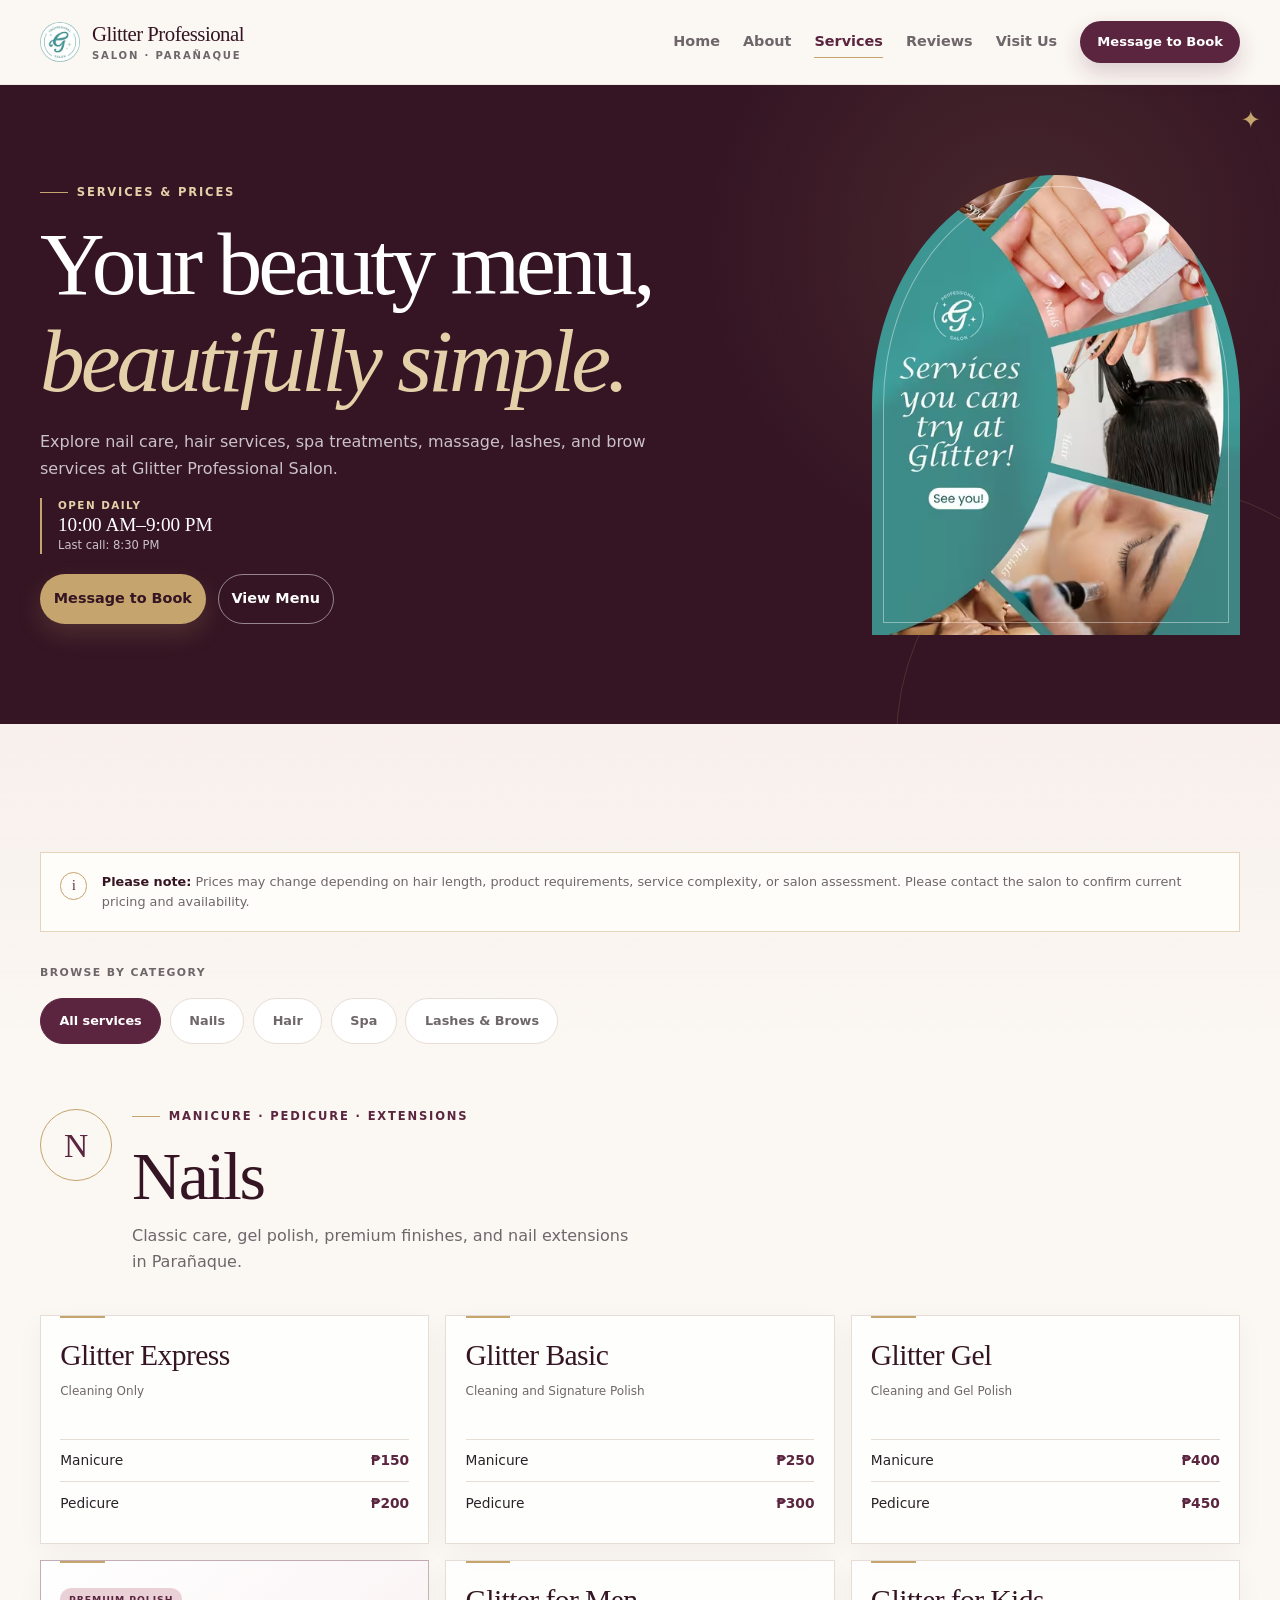
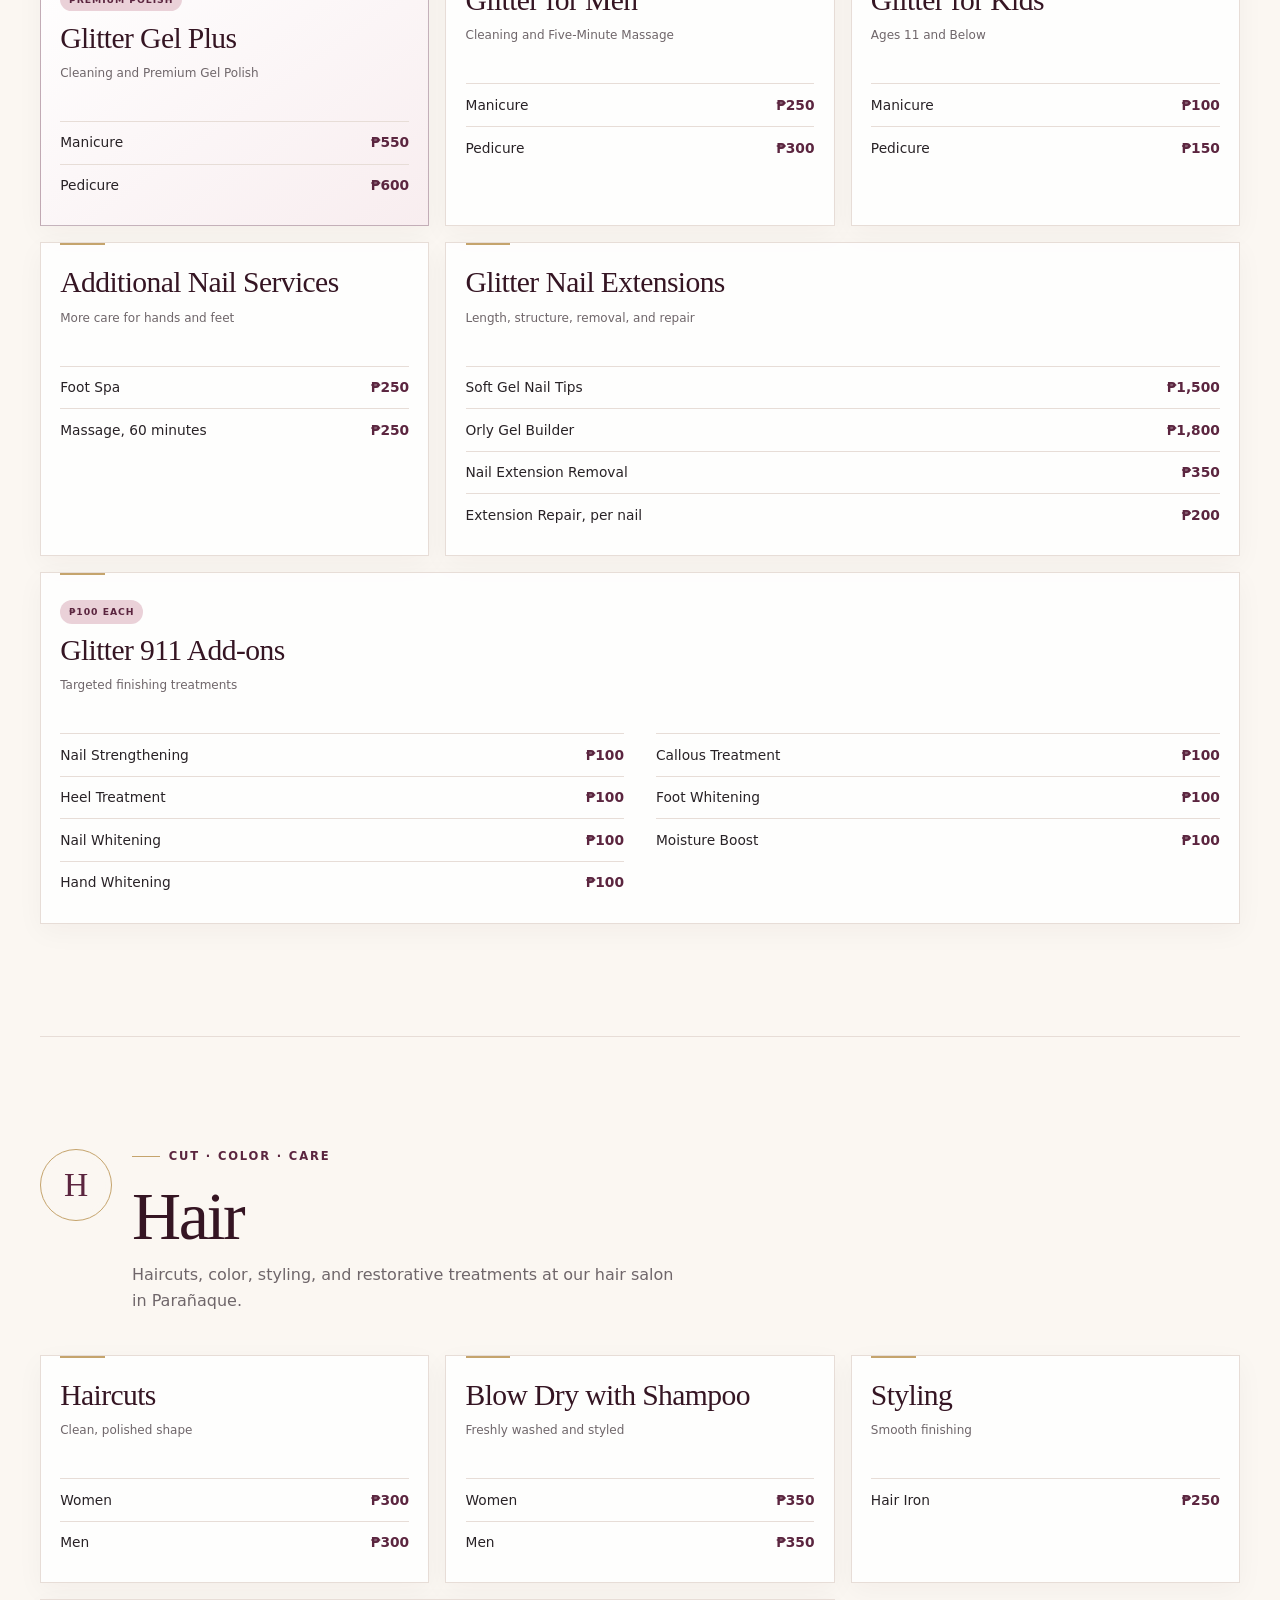
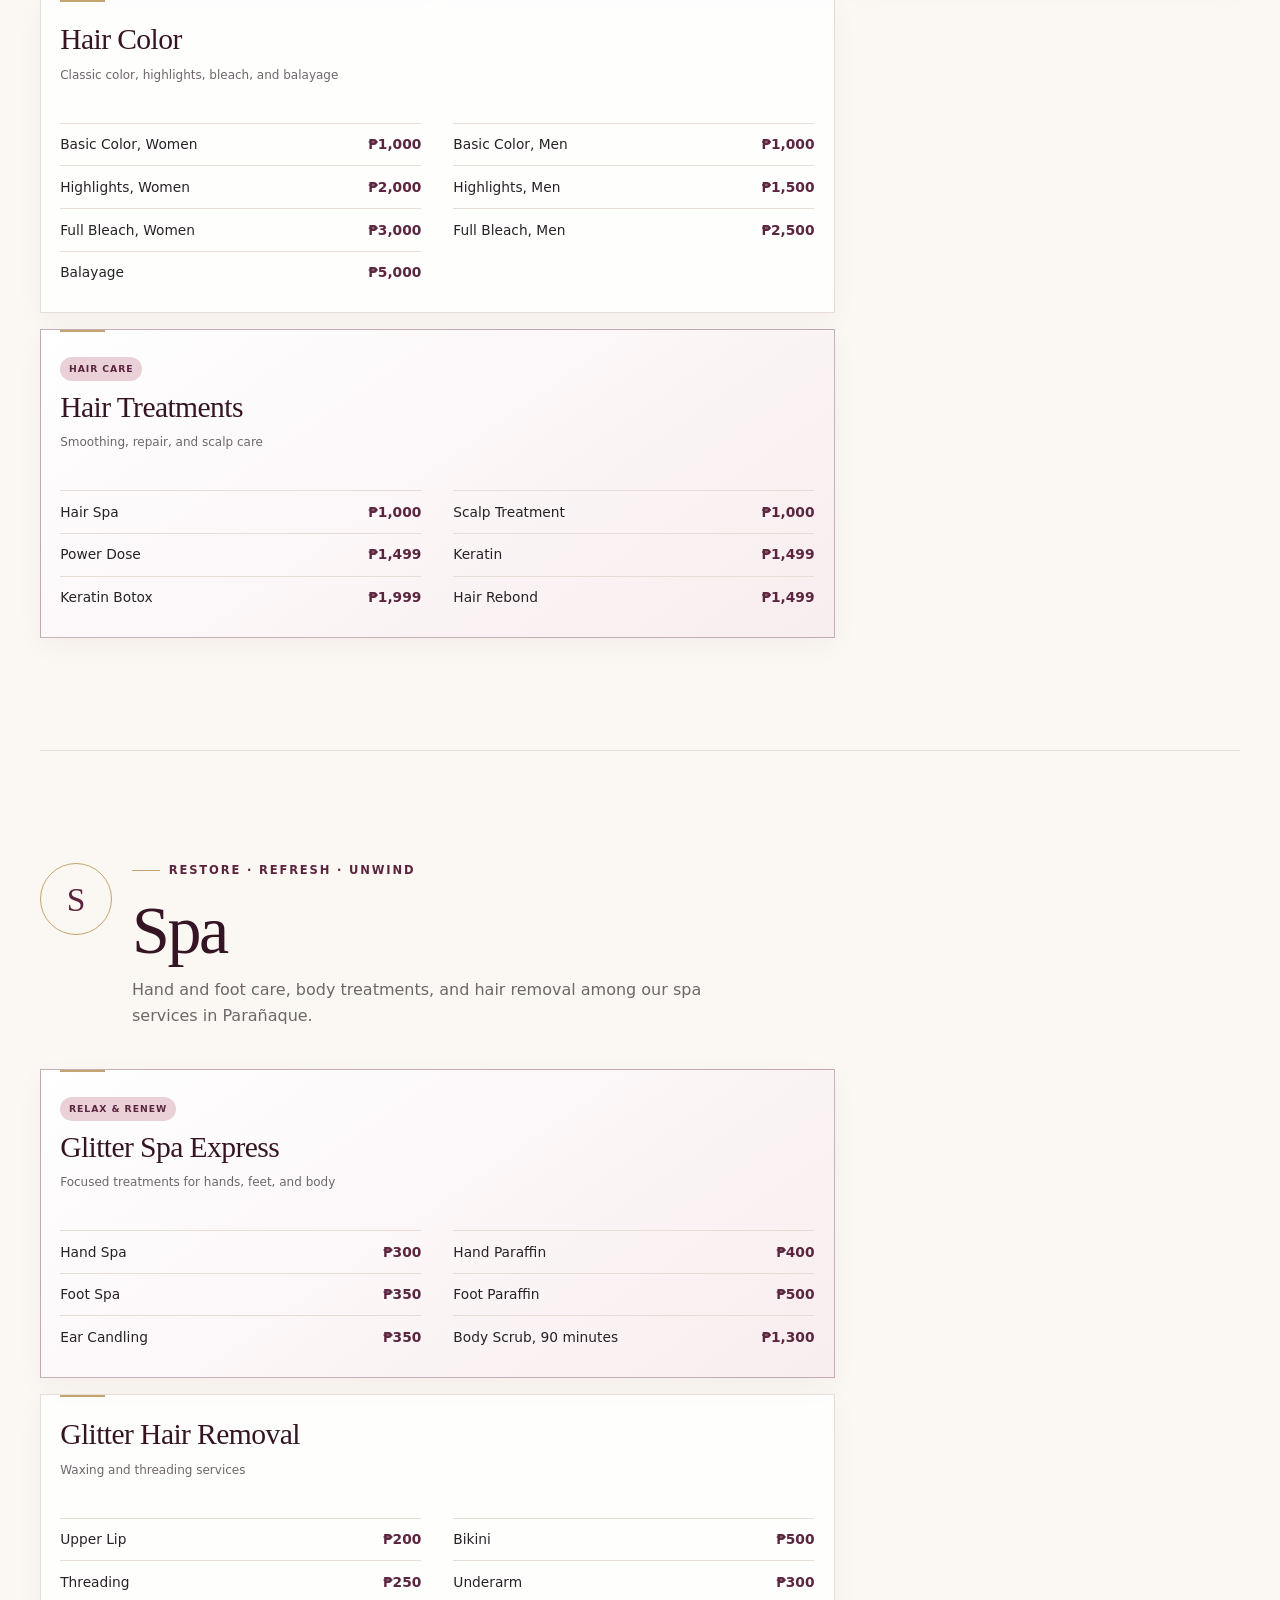
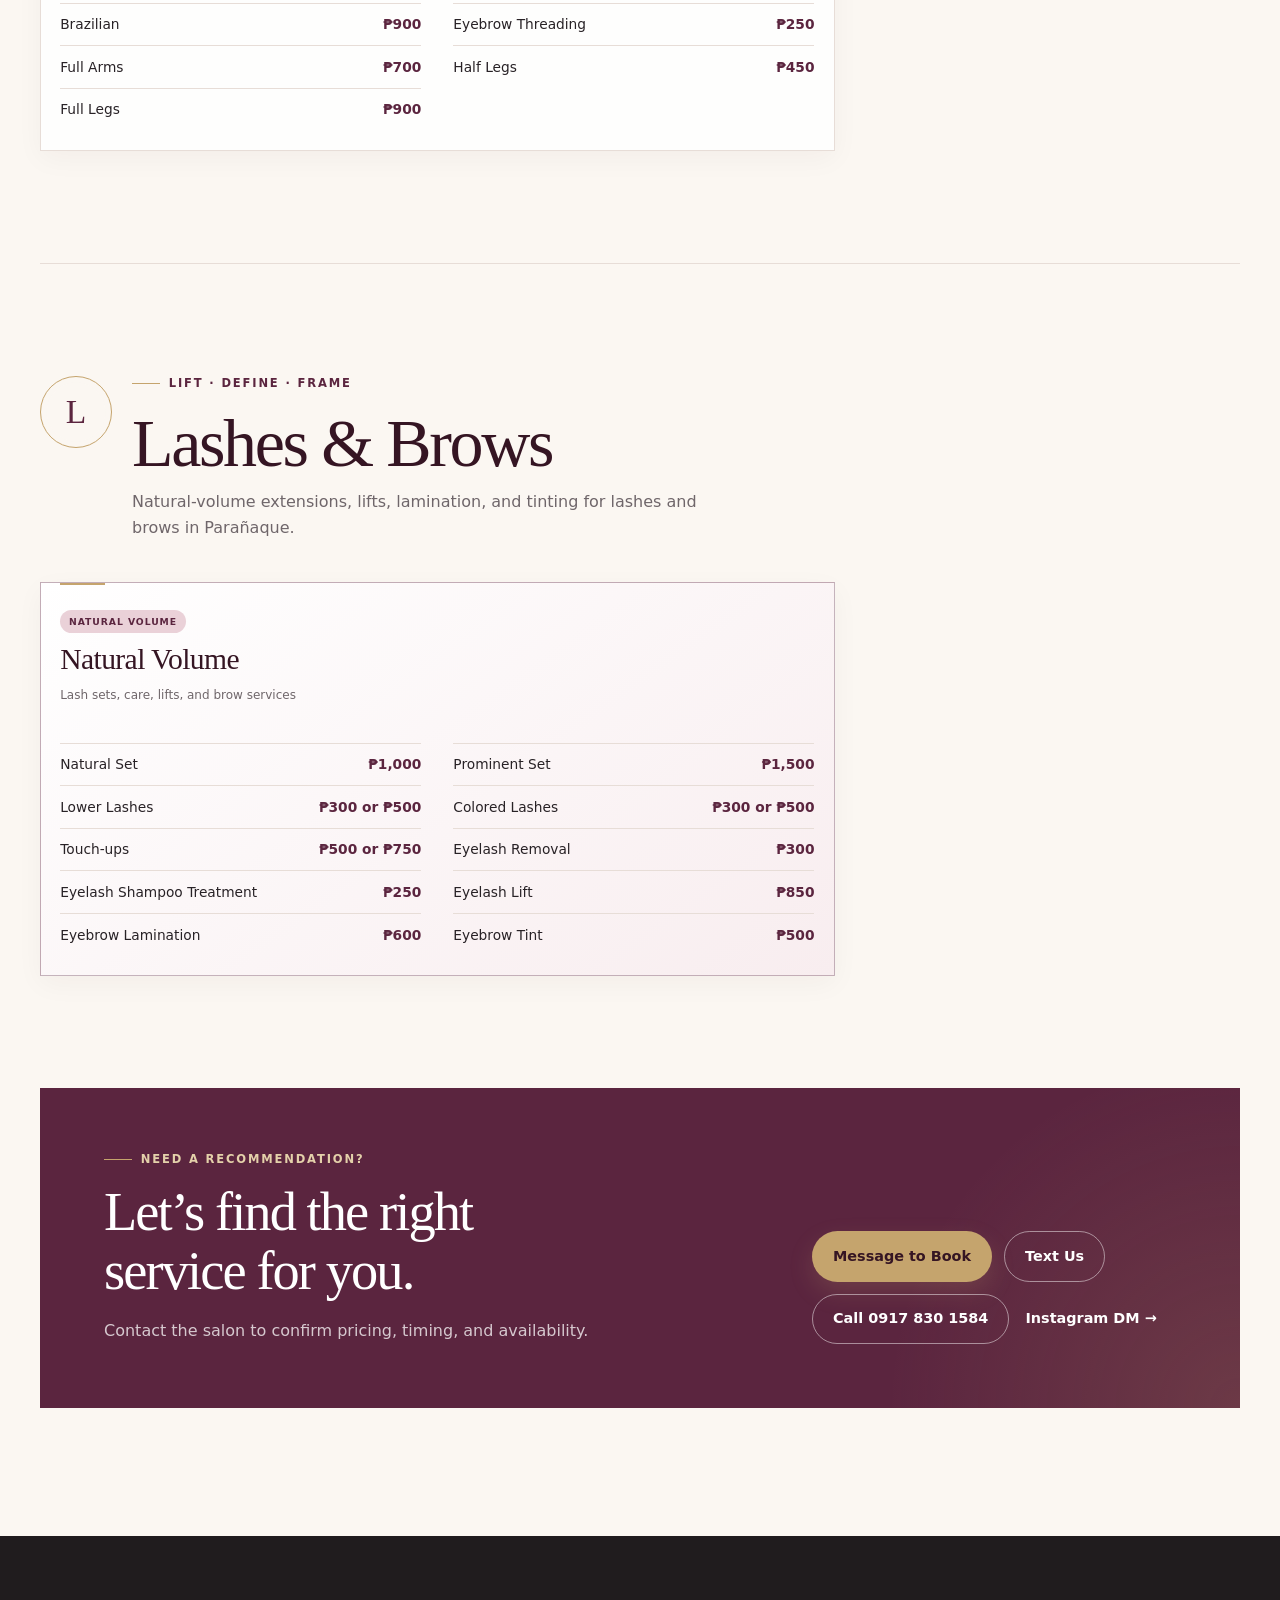
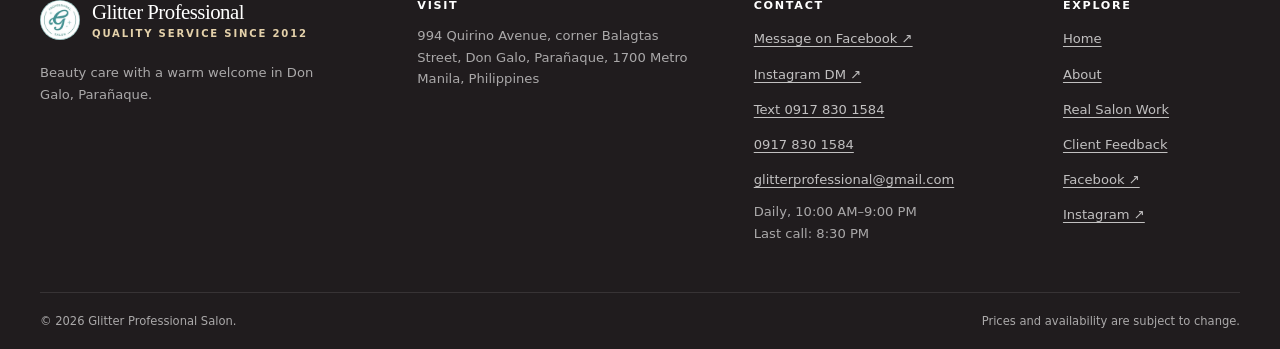
<file: services.html>
<!doctype html>
<html lang="en">
  <head>
    <meta charset="utf-8">
    <meta name="viewport" content="width=device-width, initial-scale=1">
    <title>Services and Prices | Glitter Professional Salon Parañaque</title>
    <meta
      name="description"
      content="Explore nail care, hair services, spa treatments, massage, lashes, and brows at Glitter Professional Salon in Don Galo, Parañaque."
    >
    <meta name="theme-color" content="#5b253f">
    <link rel="icon" href="favicon.ico" sizes="any">

    <meta property="og:title" content="Services and Prices | Glitter Professional Salon">
    <meta
      property="og:description"
      content="View nail, hair, spa, massage, lash, and brow services at Glitter Professional Salon in Parañaque."
    >
    <meta property="og:type" content="website">
    <meta property="og:site_name" content="Glitter Professional Salon">
    <meta property="og:locale" content="en_PH">
    <meta name="twitter:card" content="summary">
    <meta name="twitter:title" content="Services and Prices | Glitter Professional Salon">
    <meta
      name="twitter:description"
      content="View nail, hair, spa, massage, lash, and brow services in Don Galo, Parañaque."
    >

    <link rel="stylesheet" href="css/style.css">
    <script src="js/script.js" defer></script>

    <script type="application/ld+json">
      {
        "@context": "https://schema.org",
        "@type": "BeautySalon",
        "name": "Glitter Professional Salon",
        "description": "Providing quality service since 2012. Glitter Professional offers nail care, hair care, spa treatments, massage, lashes, and brow services.",
        "telephone": "+63 917 830 1584",
        "email": "glitterprofessional@gmail.com",
        "address": {
          "@type": "PostalAddress",
          "streetAddress": "994 Quirino Avenue, corner Balagtas Street, Don Galo",
          "addressLocality": "Parañaque",
          "postalCode": "1700",
          "addressRegion": "Metro Manila",
          "addressCountry": "PH"
        },
        "openingHours": "Mo-Su 10:00-21:00",
        "sameAs": [
          "https://www.facebook.com/GlitterProfessional",
          "https://www.instagram.com/glitterprofessional/"
        ],
        "hasMap": "https://www.google.com/maps/dir/?api=1&destination=Glitter%20Professional%20Salon%2C%20994%20Quirino%20Avenue%2C%20corner%20Balagtas%20Street%2C%20Don%20Galo%2C%20Para%C3%B1aque%2C%201700%20Metro%20Manila"
      }
    </script>
  </head>
  <body class="services-page">
    <a class="skip-link" href="#main-content">Skip to main content</a>

    <header class="site-header" data-header>
      <div class="header-inner container">
        <a class="brand" href="index.html" aria-label="Glitter Professional Salon home">
          <span class="brand-mark" aria-hidden="true">
            <img src="images/logo-glitter-salon.jpg" alt="" width="200" height="200" decoding="async">
          </span>
          <span class="brand-copy">
            <strong>Glitter Professional</strong>
            <small>Salon · Parañaque</small>
          </span>
        </a>

        <button
          class="menu-toggle"
          type="button"
          aria-expanded="false"
          aria-controls="primary-navigation"
          aria-label="Open navigation menu"
          data-menu-toggle
        >
          <span></span>
          <span></span>
          <span></span>
        </button>

        <nav class="site-nav" id="primary-navigation" aria-label="Primary navigation" data-navigation>
          <a href="index.html">Home</a>
          <a href="index.html#about">About</a>
          <a href="services.html" aria-current="page">Services</a>
          <a href="index.html#reviews">Reviews</a>
          <a href="index.html#visit">Visit Us</a>
          <a
            class="button button-small button-primary nav-cta"
            href="https://m.me/GlitterProfessional"
            target="_blank"
            rel="noopener noreferrer"
          >
            Message to Book
          </a>
        </nav>
      </div>
    </header>

    <main id="main-content">
      <section class="service-hero">
        <div class="service-hero-decoration" aria-hidden="true">✦</div>
        <div class="container service-hero-grid">
          <div class="service-hero-copy">
            <p class="eyebrow eyebrow-light"><span></span> Services &amp; prices</p>
            <h1>Your beauty menu,<br><em>beautifully simple.</em></h1>
            <p>
              Explore nail care, hair services, spa treatments, massage, lashes,
              and brow services at Glitter Professional Salon.
            </p>
            <div class="service-hero-meta">
              <span>Open daily</span>
              <strong>10:00 AM–9:00 PM</strong>
              <small>Last call: 8:30 PM</small>
            </div>
            <div class="button-row service-hero-actions">
              <a
                class="button button-gold"
                href="https://m.me/GlitterProfessional"
                target="_blank"
                rel="noopener noreferrer"
              >
                Message to Book
              </a>
              <a class="button button-outline-light" href="#service-menu">View Menu</a>
            </div>
          </div>
          <div class="service-hero-image">
            <!-- Real service collage supplied by Glitter Professional Salon. -->
            <picture>
              <source
                type="image/avif"
                srcset="
                  images/services-collage-480.avif 480w,
                  images/services-collage-768.avif 768w,
                  images/services-collage-1080.avif 1080w
                "
                sizes="(min-width: 48rem) 32vw, calc(100vw - 2rem)"
              >
              <source
                type="image/webp"
                srcset="
                  images/services-collage-480.webp 480w,
                  images/services-collage-768.webp 768w,
                  images/services-collage-1080.webp 1080w
                "
                sizes="(min-width: 48rem) 32vw, calc(100vw - 2rem)"
              >
              <img
                src="images/services-collage-768.jpg"
                srcset="
                  images/services-collage-480.jpg 480w,
                  images/services-collage-768.jpg 768w,
                  images/services-collage-1080.jpg 1080w
                "
                sizes="(min-width: 48rem) 32vw, calc(100vw - 2rem)"
                alt="Glitter Professional Salon service collage featuring nails, hair, spa, and facial care"
                width="1080"
                height="1350"
                decoding="async"
                fetchpriority="high"
              >
            </picture>
          </div>
        </div>
      </section>

      <section class="section service-menu-section" id="service-menu">
        <div class="container">
          <div class="price-notice reveal" role="note">
            <span aria-hidden="true">i</span>
            <p>
              <strong>Please note:</strong> Prices may change depending on hair length,
              product requirements, service complexity, or salon assessment. Please
              contact the salon to confirm current pricing and availability.
            </p>
          </div>

          <div class="service-controls reveal" role="group" aria-label="Filter service menu">
            <p>Browse by category</p>
            <div class="filter-list">
              <button type="button" class="filter-button is-active" data-filter="all" aria-pressed="true">
                All services
              </button>
              <button type="button" class="filter-button" data-filter="nails" aria-pressed="false">
                Nails
              </button>
              <button type="button" class="filter-button" data-filter="hair" aria-pressed="false">
                Hair
              </button>
              <button type="button" class="filter-button" data-filter="spa" aria-pressed="false">
                Spa
              </button>
              <button type="button" class="filter-button" data-filter="lashes-brows" aria-pressed="false">
                Lashes &amp; Brows
              </button>
            </div>
          </div>

          <div class="menu-categories" data-service-categories>
            <section class="menu-category reveal" id="nails" data-category="nails" aria-labelledby="nails-title">
              <div class="category-heading">
                <span class="category-monogram" aria-hidden="true">N</span>
                <div>
                  <p class="eyebrow"><span></span> Manicure · Pedicure · Extensions</p>
                  <h2 id="nails-title">Nails</h2>
                  <p>
                    Classic care, gel polish, premium finishes, and nail extensions
                    in Parañaque.
                  </p>
                </div>
              </div>

              <div class="price-card-grid">
                <article class="price-card">
                  <h3>Glitter Express</h3>
                  <p class="price-card-subtitle">Cleaning Only</p>
                  <dl class="price-list">
                    <div><dt>Manicure</dt><dd>₱150</dd></div>
                    <div><dt>Pedicure</dt><dd>₱200</dd></div>
                  </dl>
                </article>

                <article class="price-card">
                  <h3>Glitter Basic</h3>
                  <p class="price-card-subtitle">Cleaning and Signature Polish</p>
                  <dl class="price-list">
                    <div><dt>Manicure</dt><dd>₱250</dd></div>
                    <div><dt>Pedicure</dt><dd>₱300</dd></div>
                  </dl>
                </article>

                <article class="price-card">
                  <h3>Glitter Gel</h3>
                  <p class="price-card-subtitle">Cleaning and Gel Polish</p>
                  <dl class="price-list">
                    <div><dt>Manicure</dt><dd>₱400</dd></div>
                    <div><dt>Pedicure</dt><dd>₱450</dd></div>
                  </dl>
                </article>

                <article class="price-card price-card-accent">
                  <span class="card-tag">Premium polish</span>
                  <h3>Glitter Gel Plus</h3>
                  <p class="price-card-subtitle">Cleaning and Premium Gel Polish</p>
                  <dl class="price-list">
                    <div><dt>Manicure</dt><dd>₱550</dd></div>
                    <div><dt>Pedicure</dt><dd>₱600</dd></div>
                  </dl>
                </article>

                <article class="price-card">
                  <h3>Glitter for Men</h3>
                  <p class="price-card-subtitle">Cleaning and Five-Minute Massage</p>
                  <dl class="price-list">
                    <div><dt>Manicure</dt><dd>₱250</dd></div>
                    <div><dt>Pedicure</dt><dd>₱300</dd></div>
                  </dl>
                </article>

                <article class="price-card">
                  <h3>Glitter for Kids</h3>
                  <p class="price-card-subtitle">Ages 11 and Below</p>
                  <dl class="price-list">
                    <div><dt>Manicure</dt><dd>₱100</dd></div>
                    <div><dt>Pedicure</dt><dd>₱150</dd></div>
                  </dl>
                </article>

                <article class="price-card">
                  <h3>Additional Nail Services</h3>
                  <p class="price-card-subtitle">More care for hands and feet</p>
                  <dl class="price-list">
                    <div><dt>Foot Spa</dt><dd>₱250</dd></div>
                    <div><dt>Massage, 60 minutes</dt><dd>₱250</dd></div>
                  </dl>
                </article>

                <article class="price-card price-card-wide">
                  <h3>Glitter Nail Extensions</h3>
                  <p class="price-card-subtitle">Length, structure, removal, and repair</p>
                  <dl class="price-list">
                    <div><dt>Soft Gel Nail Tips</dt><dd>₱1,500</dd></div>
                    <div><dt>Orly Gel Builder</dt><dd>₱1,800</dd></div>
                    <div><dt>Nail Extension Removal</dt><dd>₱350</dd></div>
                    <div><dt>Extension Repair, per nail</dt><dd>₱200</dd></div>
                  </dl>
                </article>

                <article class="price-card price-card-wide add-on-card">
                  <span class="card-tag">₱100 each</span>
                  <h3>Glitter 911 Add-ons</h3>
                  <p class="price-card-subtitle">Targeted finishing treatments</p>
                  <dl class="price-list price-list-columns">
                    <div><dt>Nail Strengthening</dt><dd>₱100</dd></div>
                    <div><dt>Callous Treatment</dt><dd>₱100</dd></div>
                    <div><dt>Heel Treatment</dt><dd>₱100</dd></div>
                    <div><dt>Foot Whitening</dt><dd>₱100</dd></div>
                    <div><dt>Nail Whitening</dt><dd>₱100</dd></div>
                    <div><dt>Moisture Boost</dt><dd>₱100</dd></div>
                    <div><dt>Hand Whitening</dt><dd>₱100</dd></div>
                  </dl>
                </article>
              </div>
            </section>

            <section class="menu-category reveal" id="hair" data-category="hair" aria-labelledby="hair-title">
              <div class="category-heading">
                <span class="category-monogram" aria-hidden="true">H</span>
                <div>
                  <p class="eyebrow"><span></span> Cut · Color · Care</p>
                  <h2 id="hair-title">Hair</h2>
                  <p>
                    Haircuts, color, styling, and restorative treatments at our hair
                    salon in Parañaque.
                  </p>
                </div>
              </div>

              <div class="price-card-grid">
                <article class="price-card">
                  <h3>Haircuts</h3>
                  <p class="price-card-subtitle">Clean, polished shape</p>
                  <dl class="price-list">
                    <div><dt>Women</dt><dd>₱300</dd></div>
                    <div><dt>Men</dt><dd>₱300</dd></div>
                  </dl>
                </article>

                <article class="price-card">
                  <h3>Blow Dry with Shampoo</h3>
                  <p class="price-card-subtitle">Freshly washed and styled</p>
                  <dl class="price-list">
                    <div><dt>Women</dt><dd>₱350</dd></div>
                    <div><dt>Men</dt><dd>₱350</dd></div>
                  </dl>
                </article>

                <article class="price-card">
                  <h3>Styling</h3>
                  <p class="price-card-subtitle">Smooth finishing</p>
                  <dl class="price-list">
                    <div><dt>Hair Iron</dt><dd>₱250</dd></div>
                  </dl>
                </article>

                <article class="price-card price-card-wide">
                  <h3>Hair Color</h3>
                  <p class="price-card-subtitle">Classic color, highlights, bleach, and balayage</p>
                  <dl class="price-list price-list-columns">
                    <div><dt>Basic Color, Women</dt><dd>₱1,000</dd></div>
                    <div><dt>Basic Color, Men</dt><dd>₱1,000</dd></div>
                    <div><dt>Highlights, Women</dt><dd>₱2,000</dd></div>
                    <div><dt>Highlights, Men</dt><dd>₱1,500</dd></div>
                    <div><dt>Full Bleach, Women</dt><dd>₱3,000</dd></div>
                    <div><dt>Full Bleach, Men</dt><dd>₱2,500</dd></div>
                    <div><dt>Balayage</dt><dd>₱5,000</dd></div>
                  </dl>
                </article>

                <article class="price-card price-card-wide price-card-accent">
                  <span class="card-tag">Hair care</span>
                  <h3>Hair Treatments</h3>
                  <p class="price-card-subtitle">Smoothing, repair, and scalp care</p>
                  <dl class="price-list price-list-columns">
                    <div><dt>Hair Spa</dt><dd>₱1,000</dd></div>
                    <div><dt>Scalp Treatment</dt><dd>₱1,000</dd></div>
                    <div><dt>Power Dose</dt><dd>₱1,499</dd></div>
                    <div><dt>Keratin</dt><dd>₱1,499</dd></div>
                    <div><dt>Keratin Botox</dt><dd>₱1,999</dd></div>
                    <div><dt>Hair Rebond</dt><dd>₱1,499</dd></div>
                  </dl>
                </article>
              </div>
            </section>

            <section class="menu-category reveal" id="spa" data-category="spa" aria-labelledby="spa-title">
              <div class="category-heading">
                <span class="category-monogram" aria-hidden="true">S</span>
                <div>
                  <p class="eyebrow"><span></span> Restore · Refresh · Unwind</p>
                  <h2 id="spa-title">Spa</h2>
                  <p>
                    Hand and foot care, body treatments, and hair removal among our
                    spa services in Parañaque.
                  </p>
                </div>
              </div>

              <div class="price-card-grid">
                <article class="price-card price-card-wide price-card-accent">
                  <span class="card-tag">Relax &amp; renew</span>
                  <h3>Glitter Spa Express</h3>
                  <p class="price-card-subtitle">Focused treatments for hands, feet, and body</p>
                  <dl class="price-list price-list-columns">
                    <div><dt>Hand Spa</dt><dd>₱300</dd></div>
                    <div><dt>Hand Paraffin</dt><dd>₱400</dd></div>
                    <div><dt>Foot Spa</dt><dd>₱350</dd></div>
                    <div><dt>Foot Paraffin</dt><dd>₱500</dd></div>
                    <div><dt>Ear Candling</dt><dd>₱350</dd></div>
                    <div><dt>Body Scrub, 90 minutes</dt><dd>₱1,300</dd></div>
                  </dl>
                </article>

                <article class="price-card price-card-wide">
                  <h3>Glitter Hair Removal</h3>
                  <p class="price-card-subtitle">Waxing and threading services</p>
                  <dl class="price-list price-list-columns">
                    <div><dt>Upper Lip</dt><dd>₱200</dd></div>
                    <div><dt>Bikini</dt><dd>₱500</dd></div>
                    <div><dt>Threading</dt><dd>₱250</dd></div>
                    <div><dt>Underarm</dt><dd>₱300</dd></div>
                    <div><dt>Brazilian</dt><dd>₱900</dd></div>
                    <div><dt>Eyebrow Threading</dt><dd>₱250</dd></div>
                    <div><dt>Full Arms</dt><dd>₱700</dd></div>
                    <div><dt>Half Legs</dt><dd>₱450</dd></div>
                    <div><dt>Full Legs</dt><dd>₱900</dd></div>
                  </dl>
                </article>
              </div>
            </section>

            <section
              class="menu-category reveal"
              id="lashes-brows"
              data-category="lashes-brows"
              aria-labelledby="lashes-title"
            >
              <div class="category-heading">
                <span class="category-monogram" aria-hidden="true">L</span>
                <div>
                  <p class="eyebrow"><span></span> Lift · Define · Frame</p>
                  <h2 id="lashes-title">Lashes &amp; Brows</h2>
                  <p>
                    Natural-volume extensions, lifts, lamination, and tinting for
                    lashes and brows in Parañaque.
                  </p>
                </div>
              </div>

              <div class="price-card-grid">
                <article class="price-card price-card-wide price-card-accent">
                  <span class="card-tag">Natural volume</span>
                  <h3>Natural Volume</h3>
                  <p class="price-card-subtitle">Lash sets, care, lifts, and brow services</p>
                  <dl class="price-list price-list-columns">
                    <div><dt>Natural Set</dt><dd>₱1,000</dd></div>
                    <div><dt>Prominent Set</dt><dd>₱1,500</dd></div>
                    <div><dt>Lower Lashes</dt><dd>₱300 or ₱500</dd></div>
                    <div><dt>Colored Lashes</dt><dd>₱300 or ₱500</dd></div>
                    <div><dt>Touch-ups</dt><dd>₱500 or ₱750</dd></div>
                    <div><dt>Eyelash Removal</dt><dd>₱300</dd></div>
                    <div><dt>Eyelash Shampoo Treatment</dt><dd>₱250</dd></div>
                    <div><dt>Eyelash Lift</dt><dd>₱850</dd></div>
                    <div><dt>Eyebrow Lamination</dt><dd>₱600</dd></div>
                    <div><dt>Eyebrow Tint</dt><dd>₱500</dd></div>
                  </dl>
                </article>
              </div>
            </section>
          </div>

          <aside class="menu-contact reveal" aria-label="Contact the salon">
            <div>
              <p class="eyebrow eyebrow-light"><span></span> Need a recommendation?</p>
              <h2>Let’s find the right service for you.</h2>
              <p>Contact the salon to confirm pricing, timing, and availability.</p>
            </div>
            <div class="button-row">
              <a
                class="button button-gold"
                href="https://m.me/GlitterProfessional"
                target="_blank"
                rel="noopener noreferrer"
              >
                Message to Book
              </a>
              <a class="button button-outline-light" href="sms:+639178301584">Text Us</a>
              <a class="button button-outline-light" href="tel:09178301584">Call 0917 830 1584</a>
              <a
                class="button button-text button-text-light"
                href="https://ig.me/m/glitterprofessional"
                target="_blank"
                rel="noopener noreferrer"
              >
                Instagram DM →
              </a>
            </div>
          </aside>
        </div>
      </section>
    </main>

    <footer class="site-footer">
      <div class="container footer-grid">
        <div class="footer-brand">
          <a class="brand brand-light" href="index.html">
            <span class="brand-mark" aria-hidden="true">
              <img src="images/logo-glitter-salon.jpg" alt="" width="200" height="200" loading="lazy" decoding="async">
            </span>
            <span class="brand-copy">
              <strong>Glitter Professional</strong>
              <small>Quality service since 2012</small>
            </span>
          </a>
          <p>Beauty care with a warm welcome in Don Galo, Parañaque.</p>
        </div>
        <div>
          <h2 class="footer-heading">Visit</h2>
          <address>
            994 Quirino Avenue, corner Balagtas Street, Don Galo, Parañaque,
            1700 Metro Manila, Philippines
          </address>
        </div>
        <div>
          <h2 class="footer-heading">Contact</h2>
          <a href="https://m.me/GlitterProfessional" target="_blank" rel="noopener noreferrer">Message on Facebook ↗</a>
          <a href="https://ig.me/m/glitterprofessional" target="_blank" rel="noopener noreferrer">Instagram DM ↗</a>
          <a href="sms:+639178301584">Text 0917 830 1584</a>
          <a href="tel:09178301584">0917 830 1584</a>
          <a href="mailto:glitterprofessional@gmail.com">glitterprofessional@gmail.com</a>
          <p>Daily, 10:00 AM–9:00 PM<br>Last call: 8:30 PM</p>
        </div>
        <div>
          <h2 class="footer-heading">Explore</h2>
          <a href="index.html">Home</a>
          <a href="index.html#about">About</a>
          <a href="index.html#real-work">Real Salon Work</a>
          <a href="index.html#reviews">Client Feedback</a>
          <a href="https://www.facebook.com/GlitterProfessional" target="_blank" rel="noopener noreferrer">Facebook ↗</a>
          <a href="https://www.instagram.com/glitterprofessional/" target="_blank" rel="noopener noreferrer">Instagram ↗</a>
        </div>
      </div>
      <div class="container footer-bottom">
        <p>© <span data-current-year>2026</span> Glitter Professional Salon.</p>
        <p>Prices and availability are subject to change.</p>
      </div>
    </footer>

    <nav class="mobile-action-bar" aria-label="Quick actions">
      <a href="https://m.me/GlitterProfessional" target="_blank" rel="noopener noreferrer">
        <svg aria-hidden="true" viewBox="0 0 24 24">
          <path d="M4 5.5h16v11H9l-5 3v-14Z"/>
          <path d="M8 9h8M8 12h5"/>
        </svg>
        <span>Message</span>
      </a>
      <a href="#service-menu" aria-current="page">
        <svg aria-hidden="true" viewBox="0 0 24 24">
          <path d="M5 4.5h14v15H5zM8 8h8M8 12h8M8 16h5"/>
        </svg>
        <span>Services</span>
      </a>
      <a
        href="https://www.google.com/maps/dir/?api=1&amp;destination=Glitter+Professional+Salon%2C+994+Quirino+Avenue%2C+corner+Balagtas+Street%2C+Don+Galo%2C+Para%C3%B1aque%2C+1700+Metro+Manila"
        target="_blank"
        rel="noopener noreferrer"
      >
        <svg aria-hidden="true" viewBox="0 0 24 24">
          <path d="M12 21s6-5.2 6-11A6 6 0 0 0 6 10c0 5.8 6 11 6 11Z"/>
          <circle cx="12" cy="10" r="2"/>
        </svg>
        <span>Directions</span>
      </a>
    </nav>
  </body>
</html>
</file>
<file: css/style.css>
/* ==========================================================================
   Glitter Professional Salon
   Modern Manila Glamour — mobile-first, dependency-free styles
   ========================================================================== */

:root {
  --color-background: #fbf7f2;
  --color-surface: #ffffff;
  --color-primary: #5b253f;
  --color-primary-dark: #351523;
  --color-accent: #c5a46d;
  --color-accent-light: #e4d1aa;
  --color-focus: #a77932;
  --color-brand-teal: #287f7b;
  --color-brand-teal-dark: #155c59;
  --color-blush: #ead1d8;
  --color-text: #282226;
  --color-muted: #6f666a;
  --color-border: #e7ddd7;
  --color-cream: #f4ece4;
  --color-charcoal: #201c1e;
  --shadow-soft: 0 18px 55px rgba(53, 21, 35, 0.09);
  --shadow-card: 0 12px 32px rgba(53, 21, 35, 0.07);
  --font-display: Georgia, "Times New Roman", Times, serif;
  --font-body: Inter, ui-sans-serif, system-ui, -apple-system, BlinkMacSystemFont,
    "Segoe UI", sans-serif;
  --container: 75rem;
  --header-height: 4.75rem;
  --space-section: clamp(4.5rem, 10vw, 8rem);
  --radius-small: 0.5rem;
  --radius-medium: 1rem;
  --ease: 220ms ease;
}

*,
*::before,
*::after {
  box-sizing: border-box;
}

html {
  scroll-behavior: smooth;
  scroll-padding-top: calc(var(--header-height) + 1.5rem);
  overflow-x: hidden;
}

body {
  margin: 0;
  overflow-x: hidden;
  background: var(--color-background);
  color: var(--color-text);
  font-family: var(--font-body);
  font-size: 1rem;
  line-height: 1.65;
  text-rendering: optimizeLegibility;
  text-wrap: pretty;
  padding-bottom: calc(4.4rem + env(safe-area-inset-bottom));
}

img {
  display: block;
  width: 100%;
  max-width: 100%;
  height: auto;
  color: transparent;
}

picture {
  display: block;
}

svg {
  display: block;
}

a {
  color: inherit;
  text-decoration-thickness: 0.08em;
  text-underline-offset: 0.2em;
}

button,
a {
  -webkit-tap-highlight-color: transparent;
  touch-action: manipulation;
}

button,
input,
textarea,
select {
  font: inherit;
}

button {
  color: inherit;
}

p,
h1,
h2,
h3,
blockquote,
dl,
dd {
  margin-top: 0;
}

p:last-child {
  margin-bottom: 0;
}

h1,
h2,
h3 {
  color: var(--color-primary-dark);
  font-family: var(--font-display);
  font-weight: 500;
  line-height: 1.08;
  text-wrap: balance;
}

h1 {
  margin-bottom: 1.25rem;
  font-size: clamp(3rem, 11vw, 6.2rem);
  letter-spacing: -0.045em;
}

h2 {
  margin-bottom: 1.1rem;
  font-size: clamp(2.25rem, 7vw, 4.25rem);
  letter-spacing: -0.035em;
}

h3 {
  margin-bottom: 0.65rem;
  font-size: clamp(1.4rem, 3vw, 1.85rem);
  letter-spacing: -0.02em;
}

address {
  font-style: normal;
}

::selection {
  background: var(--color-blush);
  color: var(--color-primary-dark);
}

:focus-visible {
  outline: 3px solid var(--color-focus);
  outline-offset: 4px;
}

.visually-hidden {
  position: absolute !important;
  width: 1px !important;
  height: 1px !important;
  padding: 0 !important;
  margin: -1px !important;
  overflow: hidden !important;
  clip: rect(0, 0, 0, 0) !important;
  white-space: nowrap !important;
  border: 0 !important;
}

.container {
  width: min(100% - 2rem, var(--container));
  margin-inline: auto;
}

.section {
  padding-block: var(--space-section);
}

.skip-link {
  position: fixed;
  z-index: 9999;
  top: 0.8rem;
  left: 0.8rem;
  padding: 0.7rem 1rem;
  transform: translateY(-160%);
  border-radius: var(--radius-small);
  background: var(--color-primary-dark);
  color: #ffffff;
  font-weight: 700;
  text-decoration: none;
  transition: transform var(--ease);
}

.skip-link:focus {
  transform: translateY(0);
}

/* Header and navigation */

.site-header {
  position: sticky;
  z-index: 1000;
  top: 0;
  border-bottom: 1px solid rgba(91, 37, 63, 0.08);
  background: rgba(251, 247, 242, 0.94);
  backdrop-filter: blur(14px);
  transition:
    box-shadow var(--ease),
    background var(--ease);
}

.site-header.is-scrolled {
  background: rgba(255, 255, 255, 0.96);
  box-shadow: 0 8px 26px rgba(53, 21, 35, 0.08);
}

.header-inner {
  position: relative;
  display: flex;
  min-height: var(--header-height);
  flex-wrap: wrap;
  align-items: center;
  justify-content: space-between;
  gap: 1rem;
}

.brand {
  display: inline-flex;
  min-width: 0;
  align-items: center;
  gap: 0.75rem;
  color: var(--color-primary-dark);
  text-decoration: none;
}

.brand-mark {
  display: grid;
  width: 2.5rem;
  height: 2.5rem;
  flex: 0 0 auto;
  place-items: center;
  border: 1px solid rgba(40, 127, 123, 0.42);
  border-radius: 50%;
  overflow: hidden;
  background: #ffffff;
  font-family: var(--font-display);
  font-size: 1.45rem;
  line-height: 1;
}

.brand-mark img {
  width: 100%;
  height: 100%;
  object-fit: cover;
}

.brand-copy {
  display: grid;
  line-height: 1.1;
}

.brand-copy strong {
  overflow: hidden;
  max-width: 13.5rem;
  font-family: var(--font-display);
  font-size: clamp(1.02rem, 4.5vw, 1.3rem);
  font-weight: 500;
  letter-spacing: -0.025em;
  text-overflow: ellipsis;
  white-space: nowrap;
}

.brand-copy small {
  margin-top: 0.28rem;
  color: var(--color-muted);
  font-size: 0.63rem;
  font-weight: 700;
  letter-spacing: 0.18em;
  text-transform: uppercase;
}

.menu-toggle {
  display: none;
  width: 3rem;
  height: 3rem;
  padding: 0.75rem;
  cursor: pointer;
  border: 1px solid var(--color-border);
  border-radius: 50%;
  background: var(--color-surface);
}

.js .menu-toggle {
  display: grid;
  align-content: center;
  gap: 0.28rem;
}

.menu-toggle span {
  display: block;
  width: 100%;
  height: 1px;
  background: var(--color-primary-dark);
  transition:
    transform var(--ease),
    opacity var(--ease);
}

.menu-toggle[aria-expanded="true"] span:first-child {
  transform: translateY(0.35rem) rotate(45deg);
}

.menu-toggle[aria-expanded="true"] span:nth-child(2) {
  opacity: 0;
}

.menu-toggle[aria-expanded="true"] span:last-child {
  transform: translateY(-0.35rem) rotate(-45deg);
}

.site-nav {
  display: flex;
  width: 100%;
  flex: 1 0 100%;
  flex-wrap: wrap;
  align-items: center;
  gap: 0.25rem 1rem;
  padding: 0 0 1rem;
}

.site-nav a:not(.button) {
  position: relative;
  padding: 0.45rem 0;
  color: var(--color-muted);
  font-size: 0.9rem;
  font-weight: 650;
  text-decoration: none;
}

.site-nav a:not(.button)::after {
  position: absolute;
  right: 0;
  bottom: 0.25rem;
  left: 0;
  height: 1px;
  transform: scaleX(0);
  background: var(--color-accent);
  content: "";
  transform-origin: right;
  transition: transform var(--ease);
}

.site-nav a:not(.button):hover::after,
.site-nav a[aria-current="page"]::after {
  transform: scaleX(1);
  transform-origin: left;
}

.site-nav a[aria-current="page"] {
  color: var(--color-primary);
}

.js .site-nav {
  position: absolute;
  top: calc(100% - 0.25rem);
  right: 0;
  left: 0;
  display: none;
  width: auto;
  padding: 1rem;
  border: 1px solid var(--color-border);
  border-radius: var(--radius-medium);
  background: var(--color-surface);
  box-shadow: var(--shadow-soft);
}

.js .site-nav.is-open {
  display: grid;
}

.js .site-nav a:not(.button) {
  min-height: 2.75rem;
  padding: 0.65rem 0.5rem;
}

.js .site-nav .nav-cta {
  margin-top: 0.25rem;
}

/* Buttons and small type */

.button {
  display: inline-flex;
  min-height: 3.15rem;
  align-items: center;
  justify-content: center;
  gap: 0.65rem;
  padding: 0.78rem 1.25rem;
  border: 1px solid transparent;
  border-radius: 999px;
  cursor: pointer;
  font-size: 0.9rem;
  font-weight: 750;
  line-height: 1.2;
  text-align: center;
  text-decoration: none;
  transition:
    transform var(--ease),
    color var(--ease),
    border-color var(--ease),
    background var(--ease),
    box-shadow var(--ease);
}

.button:hover {
  transform: translateY(-2px);
}

.button:active {
  transform: translateY(0);
}

.button svg {
  width: 1.1rem;
  height: 1.1rem;
  fill: none;
  stroke: currentColor;
  stroke-linecap: round;
  stroke-linejoin: round;
  stroke-width: 1.6;
}

.button-small {
  min-height: 2.65rem;
  padding: 0.65rem 1rem;
  font-size: 0.82rem;
}

.button-primary {
  background: var(--color-primary);
  color: #ffffff;
  box-shadow: 0 10px 22px rgba(91, 37, 63, 0.2);
}

.button-primary:hover {
  background: var(--color-primary-dark);
  box-shadow: 0 13px 25px rgba(91, 37, 63, 0.25);
}

.button-secondary {
  border-color: var(--color-primary);
  background: transparent;
  color: var(--color-primary);
}

.button-secondary:hover {
  background: var(--color-primary);
  color: #ffffff;
}

.button-gold {
  background: var(--color-accent);
  color: var(--color-primary-dark);
  box-shadow: 0 10px 24px rgba(197, 164, 109, 0.18);
}

.button-gold:hover {
  background: var(--color-accent-light);
}

.button-outline-light {
  border-color: rgba(255, 255, 255, 0.48);
  color: #ffffff;
}

.button-outline-light:hover {
  border-color: #ffffff;
  background: #ffffff;
  color: var(--color-primary-dark);
}

.button-text {
  min-height: auto;
  padding-inline: 0.2rem;
  color: var(--color-primary);
}

.button-text-light {
  color: #ffffff;
}

.button-row {
  display: flex;
  flex-wrap: wrap;
  align-items: center;
  gap: 0.75rem;
}

.button-row .button {
  width: 100%;
}

.button-row-center {
  justify-content: center;
}

.eyebrow {
  display: flex;
  align-items: center;
  gap: 0.55rem;
  margin-bottom: 1rem;
  color: var(--color-primary);
  font-size: 0.72rem;
  font-weight: 800;
  letter-spacing: 0.16em;
  line-height: 1.3;
  text-transform: uppercase;
}

.eyebrow > span {
  width: 1.75rem;
  height: 1px;
  background: var(--color-accent);
}

.eyebrow-light {
  color: var(--color-accent-light);
}

.eyebrow-centered {
  justify-content: center;
}

.eyebrow-centered > span:last-child {
  display: block;
}

.text-link {
  display: inline-flex;
  min-height: 2rem;
  align-items: center;
  gap: 0.45rem;
  padding-block: 0.25rem;
  color: var(--color-primary);
  font-size: 0.86rem;
  font-weight: 750;
  text-decoration: none;
}

.text-link span {
  transition: transform var(--ease);
}

.text-link:hover span {
  transform: translateX(0.25rem);
}

/* Homepage hero */

.hero {
  position: relative;
  isolation: isolate;
  overflow: hidden;
  padding-block: clamp(2.25rem, 8vw, 7rem);
  background:
    radial-gradient(circle at 92% 5%, rgba(234, 209, 216, 0.68), transparent 34rem),
    linear-gradient(145deg, #fbf7f2 0%, #f8f0eb 100%);
}

.hero-grid {
  display: grid;
  gap: clamp(2rem, 6vw, 5.5rem);
  align-items: center;
}

.hero-copy {
  position: relative;
  z-index: 2;
}

.hero h1 em,
.service-hero h1 em {
  display: block;
  color: var(--color-primary);
  font-weight: 400;
}

.hero h1 {
  font-size: clamp(2.65rem, 11vw, 6.2rem);
}

.hero-lede {
  max-width: 39rem;
  margin-bottom: 1.25rem;
  color: var(--color-muted);
  font-size: clamp(1.05rem, 2.3vw, 1.25rem);
}

.contact-shortcuts {
  display: flex;
  flex-wrap: wrap;
  gap: 0.25rem 1rem;
  margin-top: 0.7rem;
}

.contact-shortcuts a {
  display: inline-flex;
  min-height: 2rem;
  align-items: center;
  color: var(--color-primary);
  font-size: 0.72rem;
  font-weight: 750;
  text-underline-offset: 0.22em;
}

.hero-notes {
  display: grid;
  grid-template-columns: repeat(2, minmax(0, 1fr));
  gap: 0.6rem;
  margin-top: 1rem;
  padding-top: 0.85rem;
  border-top: 1px solid var(--color-border);
}

.hero-notes p {
  display: flex;
  align-items: center;
  gap: 0.75rem;
  margin: 0;
  color: var(--color-muted);
  font-size: 0.8rem;
  line-height: 1.35;
}

.hero-notes strong,
.hero-notes span span {
  display: block;
}

.hero-notes strong {
  color: var(--color-text);
}

.note-icon {
  color: var(--color-accent);
  font-size: 1rem;
}

.hero-visual {
  position: relative;
  min-width: 0;
  padding: 0 0.8rem 1.1rem 0;
}

.hero-frame {
  position: relative;
  overflow: hidden;
  aspect-ratio: 4 / 5;
  border-radius: 45% 45% 0 0;
  box-shadow: 0 26px 60px rgba(53, 21, 35, 0.16);
}

.hero-frame::after {
  position: absolute;
  inset: 0.7rem;
  border: 1px solid rgba(255, 255, 255, 0.58);
  border-radius: inherit;
  content: "";
  pointer-events: none;
}

.hero-frame img {
  height: 100%;
  object-fit: cover;
  object-position: 55% center;
}

.hero-frame picture,
.service-image-wrap picture,
.about-image picture,
.gallery-tile picture,
.service-hero-image picture {
  width: 100%;
  height: 100%;
}

.hero-photo-label {
  position: absolute;
  z-index: 2;
  bottom: 0.85rem;
  left: 0.85rem;
  display: inline-flex;
  align-items: center;
  gap: 0.45rem;
  padding: 0.45rem 0.7rem;
  border: 1px solid rgba(255, 255, 255, 0.58);
  border-radius: 999px;
  background: rgba(255, 255, 255, 0.9);
  color: var(--color-brand-teal-dark);
  font-size: 0.63rem;
  font-weight: 800;
  letter-spacing: 0.06em;
  line-height: 1.2;
  text-transform: uppercase;
  box-shadow: 0 8px 24px rgba(21, 92, 89, 0.14);
  backdrop-filter: blur(8px);
}

.hero-photo-label span {
  color: var(--color-accent);
}

.hero-seal {
  position: absolute;
  right: -0.15rem;
  bottom: -0.2rem;
  display: grid;
  width: 7.4rem;
  height: 7.4rem;
  place-items: center;
  padding: 1rem;
  border: 1px solid rgba(197, 164, 109, 0.55);
  border-radius: 50%;
  background: var(--color-primary-dark);
  color: #ffffff;
  text-align: center;
  box-shadow: 0 12px 25px rgba(53, 21, 35, 0.2);
}

.hero-seal span {
  color: var(--color-accent-light);
  font-size: 0.52rem;
  font-weight: 800;
  letter-spacing: 0.12em;
  text-transform: uppercase;
}

.hero-seal strong {
  font-family: var(--font-display);
  font-size: 1.25rem;
  font-weight: 400;
  line-height: 0.98;
}

.sparkle {
  position: absolute;
  z-index: 2;
  color: var(--color-accent);
  filter: drop-shadow(0 0 12px rgba(197, 164, 109, 0.55));
}

.sparkle-large {
  top: 3%;
  left: -0.65rem;
  font-size: 2rem;
}

.sparkle-small {
  top: 16%;
  left: -1rem;
  font-size: 0.75rem;
}

.hero-orbit {
  position: absolute;
  z-index: -1;
  border: 1px solid rgba(197, 164, 109, 0.25);
  border-radius: 50%;
  pointer-events: none;
}

.hero-orbit-one {
  top: -12rem;
  right: -12rem;
  width: 30rem;
  height: 30rem;
}

.hero-orbit-two {
  top: -7rem;
  right: -7rem;
  width: 20rem;
  height: 20rem;
}

.trust-strip {
  overflow: hidden;
  border-block: 1px solid var(--color-border);
  background: var(--color-surface);
}

.trust-list {
  display: flex;
  min-height: 4.5rem;
  align-items: center;
  gap: 1rem;
  overflow-x: auto;
  color: var(--color-primary-dark);
  scrollbar-width: none;
  white-space: nowrap;
}

.trust-list::-webkit-scrollbar {
  display: none;
}

.trust-list span:nth-child(even) {
  color: var(--color-accent);
  font-size: 0.55rem;
}

.trust-list span:nth-child(odd) {
  font-family: var(--font-display);
  font-size: 1rem;
}

/* Featured services */

.section-heading {
  margin-bottom: clamp(2.5rem, 6vw, 4rem);
}

.split-heading {
  display: grid;
  gap: 1rem;
}

.split-heading > p {
  max-width: 34rem;
  color: var(--color-muted);
}

.service-card-grid {
  display: grid;
  gap: 2.5rem;
}

.service-card {
  min-width: 0;
}

.service-image-wrap {
  position: relative;
  display: block;
  overflow: hidden;
  aspect-ratio: 4 / 5;
  border-radius: 8rem 8rem var(--radius-small) var(--radius-small);
  background: var(--color-cream);
  box-shadow: var(--shadow-card);
}

.service-image-wrap::after {
  position: absolute;
  inset: 0;
  background: linear-gradient(180deg, transparent 60%, rgba(53, 21, 35, 0.22));
  content: "";
  pointer-events: none;
}

.service-image-wrap img {
  height: 100%;
  object-fit: cover;
  transition: transform 650ms cubic-bezier(0.2, 0.65, 0.3, 1);
}

.service-image-nails img,
.service-image-spa img {
  object-position: center;
}

.service-image-hair img {
  object-position: center 42%;
}

.service-image-lashes img {
  object-position: center 48%;
}

.service-card-detail .service-image-wrap {
  width: min(72%, 12.875rem);
  margin-inline: auto;
  aspect-ratio: 1;
  border-radius: 50% 50% var(--radius-small) var(--radius-small);
}

.service-card-detail .service-card-copy {
  max-width: 22rem;
  margin-inline: auto;
}

.service-card:hover .service-image-wrap img {
  transform: scale(1.035);
}

.service-number {
  position: absolute;
  z-index: 2;
  right: 1rem;
  bottom: 0.8rem;
  color: rgba(255, 255, 255, 0.9);
  font-family: var(--font-display);
  font-size: 1.5rem;
}

.service-card-copy {
  padding: 1.35rem 0.2rem 0;
}

.service-card-copy p {
  margin-bottom: 1rem;
  color: var(--color-muted);
  font-size: 0.93rem;
}

.centered-action {
  margin-top: clamp(2.75rem, 6vw, 4.5rem);
  text-align: center;
}

/* About */

.about-section {
  position: relative;
  overflow: hidden;
  background: var(--color-primary-dark);
  color: rgba(255, 255, 255, 0.78);
}

.about-section::before {
  position: absolute;
  top: -14rem;
  left: -14rem;
  width: 30rem;
  height: 30rem;
  border: 1px solid rgba(197, 164, 109, 0.2);
  border-radius: 50%;
  content: "";
}

.about-grid {
  position: relative;
  display: grid;
  gap: 3.5rem;
  align-items: center;
}

.about-visual {
  position: relative;
  padding: 0 0 2.5rem 0.9rem;
}

.about-image {
  overflow: hidden;
  aspect-ratio: 4 / 5;
  border-radius: 50% 50% 0 0;
  background: #4a2334;
}

.about-image img {
  height: 100%;
  object-fit: cover;
  object-position: center top;
}

.experience-card {
  position: absolute;
  bottom: 0;
  left: 0;
  display: flex;
  width: min(14.5rem, 80%);
  align-items: center;
  gap: 0.8rem;
  padding: 1rem 1.2rem;
  border: 1px solid rgba(197, 164, 109, 0.35);
  background: var(--color-surface);
  box-shadow: 0 18px 40px rgba(0, 0, 0, 0.16);
}

.experience-card strong {
  color: var(--color-primary);
  font-family: var(--font-display);
  font-size: 2.25rem;
  font-weight: 400;
  line-height: 1;
}

.experience-card span {
  color: var(--color-muted);
  font-size: 0.72rem;
  font-weight: 700;
  line-height: 1.35;
  text-transform: uppercase;
}

.about-copy h2,
.about-copy h3 {
  color: #ffffff;
}

.about-lede {
  color: #ffffff;
  font-family: var(--font-display);
  font-size: clamp(1.25rem, 3vw, 1.55rem);
  line-height: 1.45;
}

.about-copy > p:not(.eyebrow):not(.about-lede) {
  max-width: 40rem;
  color: rgba(255, 255, 255, 0.7);
}

.feature-list {
  display: grid;
  gap: 0.65rem;
  margin: 1.75rem 0 2rem;
  padding: 0;
  list-style: none;
}

.feature-list li {
  display: flex;
  align-items: flex-start;
  gap: 0.7rem;
  color: rgba(255, 255, 255, 0.84);
  font-size: 0.92rem;
}

.feature-list li span {
  color: var(--color-accent);
}

/* Real salon work */

.real-work-section {
  position: relative;
  overflow: hidden;
  background:
    radial-gradient(circle at 100% 0%, rgba(40, 127, 123, 0.12), transparent 28rem),
    #f7faf8;
}

.real-work-section::before {
  position: absolute;
  top: 0;
  right: 0;
  left: 0;
  height: 3px;
  background: linear-gradient(
    90deg,
    transparent,
    var(--color-brand-teal),
    var(--color-accent),
    transparent
  );
  content: "";
}

.real-work-section .eyebrow,
.real-work-section .text-link {
  color: var(--color-brand-teal-dark);
}

.real-gallery {
  max-width: 67.5rem;
  margin-inline: auto;
  column-count: 2;
  column-gap: 0.75rem;
}

.gallery-tile {
  position: relative;
  display: block;
  overflow: hidden;
  aspect-ratio: 1;
  margin: 0 0 0.75rem;
  break-inside: avoid;
  border: 1px solid rgba(40, 127, 123, 0.16);
  border-radius: 0.75rem;
  background: #e4efed;
  box-shadow: 0 8px 22px rgba(21, 92, 89, 0.08);
}

.gallery-feature {
  aspect-ratio: 4 / 5;
  border-radius: 8rem 8rem 0.75rem 0.75rem;
}

.gallery-tile::after {
  position: absolute;
  inset: 45% 0 0;
  background: linear-gradient(transparent, rgba(21, 49, 48, 0.76));
  content: "";
  pointer-events: none;
}

.gallery-tile img {
  height: 100%;
  object-fit: cover;
  transition: transform 600ms cubic-bezier(0.2, 0.65, 0.3, 1);
}

.gallery-tile:hover img {
  transform: scale(1.035);
}

.gallery-tile figcaption {
  position: absolute;
  z-index: 1;
  right: 0.8rem;
  bottom: 0.65rem;
  left: 0.8rem;
  color: #ffffff;
  font-size: 0.65rem;
  font-weight: 800;
  letter-spacing: 0.08em;
  line-height: 1.3;
  text-transform: uppercase;
}

.gallery-footer {
  display: grid;
  gap: 1rem;
  margin-top: 1.4rem;
  padding-top: 1.4rem;
  border-top: 1px solid rgba(40, 127, 123, 0.2);
}

.gallery-footer p {
  max-width: 42rem;
  color: var(--color-muted);
  font-size: 0.8rem;
}

/* Testimonials */

.reviews-section {
  background:
    linear-gradient(rgba(255, 255, 255, 0.75), rgba(255, 255, 255, 0.75)),
    radial-gradient(circle at 12% 20%, var(--color-blush), transparent 24rem);
}

.centered-heading {
  max-width: 46rem;
  margin-inline: auto;
  text-align: center;
}

.testimonial-grid {
  display: grid;
  gap: 1rem;
}

.testimonial-card {
  position: relative;
  display: flex;
  min-height: 100%;
  flex-direction: column;
  padding: 2rem 1.35rem 1.5rem;
  border: 1px solid var(--color-border);
  background: rgba(255, 255, 255, 0.86);
  box-shadow: 0 10px 35px rgba(53, 21, 35, 0.045);
}

.testimonial-card::before {
  position: absolute;
  top: 0;
  left: 1.35rem;
  width: 2.8rem;
  height: 2px;
  background: var(--color-accent);
  content: "";
}

.quote-mark {
  height: 2.1rem;
  color: var(--color-blush);
  font-family: var(--font-display);
  font-size: 4rem;
  line-height: 1;
}

.testimonial-label {
  margin-bottom: 1rem;
  color: var(--color-primary);
  font-size: 0.65rem;
  font-weight: 800;
  letter-spacing: 0.14em;
  text-transform: uppercase;
}

.testimonial-card blockquote {
  flex: 1;
  margin-bottom: 1.5rem;
  color: var(--color-text);
  font-family: var(--font-display);
  font-size: 1rem;
  line-height: 1.65;
}

.testimonial-card footer {
  display: flex;
  align-items: center;
  gap: 0.75rem;
  padding-top: 1rem;
  border-top: 1px solid var(--color-border);
}

.testimonial-card footer > span:last-child {
  display: grid;
}

.testimonial-card footer strong {
  color: var(--color-primary-dark);
  font-size: 0.82rem;
}

.testimonial-card footer small {
  color: var(--color-muted);
  font-size: 0.68rem;
}

.client-initial {
  display: grid;
  width: 2.5rem;
  height: 2.5rem;
  place-items: center;
  border: 1px solid var(--color-blush);
  border-radius: 50%;
  color: var(--color-primary);
  font-family: var(--font-display);
  font-size: 0.75rem;
}

/* Visit */

.visit-section {
  background: var(--color-background);
}

.visit-shell {
  overflow: hidden;
  border: 1px solid var(--color-border);
  background: var(--color-surface);
  box-shadow: var(--shadow-soft);
}

.map-visual {
  position: relative;
  min-height: 22rem;
  overflow: hidden;
  background:
    linear-gradient(33deg, transparent 49%, rgba(197, 164, 109, 0.11) 50%, transparent 51%),
    linear-gradient(130deg, #f3e9e4 0%, #ead1d8 100%);
}

.map-visual::before,
.map-visual::after {
  position: absolute;
  border: 1px solid rgba(91, 37, 63, 0.12);
  border-radius: 50%;
  content: "";
}

.map-visual::before {
  top: -9rem;
  right: -7rem;
  width: 22rem;
  height: 22rem;
}

.map-visual::after {
  bottom: -12rem;
  left: -9rem;
  width: 26rem;
  height: 26rem;
}

.map-road {
  position: absolute;
  height: 0.3rem;
  background: rgba(255, 255, 255, 0.74);
  box-shadow: 0 0 0 1px rgba(197, 164, 109, 0.1);
}

.map-road-one {
  top: 25%;
  left: -10%;
  width: 120%;
  transform: rotate(-9deg);
}

.map-road-two {
  top: 60%;
  left: -12%;
  width: 128%;
  transform: rotate(18deg);
}

.map-road-three {
  top: 0;
  left: 30%;
  width: 110%;
  transform: rotate(72deg);
}

.map-pin {
  position: absolute;
  z-index: 2;
  top: 44%;
  left: 50%;
  display: grid;
  width: 4.2rem;
  height: 4.2rem;
  place-items: center;
  transform: translate(-50%, -50%) rotate(45deg);
  border-radius: 50% 50% 50% 0;
  background: var(--color-primary);
  box-shadow: 0 15px 25px rgba(91, 37, 63, 0.24);
}

.map-pin span {
  transform: rotate(-45deg);
  color: #ffffff;
  font-family: var(--font-display);
  font-size: 1.5rem;
}

.map-visual > p {
  position: absolute;
  z-index: 2;
  right: 1.25rem;
  bottom: 1.1rem;
  margin: 0;
  color: var(--color-primary);
  font-family: var(--font-display);
  font-size: 1.1rem;
  line-height: 1.15;
  text-align: right;
}

.visit-content {
  padding: clamp(2rem, 6vw, 4rem) clamp(1.25rem, 5vw, 4rem);
}

.visit-content address {
  max-width: 40rem;
  color: var(--color-muted);
}

.visit-details {
  display: grid;
  gap: 1.25rem;
  margin-block: 2rem;
  padding-block: 1.5rem;
  border-block: 1px solid var(--color-border);
}

.visit-details > div {
  display: grid;
}

.detail-label {
  margin-bottom: 0.3rem;
  color: var(--color-primary);
  font-size: 0.65rem;
  font-weight: 800;
  letter-spacing: 0.14em;
  text-transform: uppercase;
}

.visit-details strong,
.visit-details a {
  color: var(--color-text);
  font-size: 0.92rem;
  font-weight: 700;
  overflow-wrap: anywhere;
}

.visit-details a + a {
  margin-top: 0.15rem;
}

.visit-details small {
  margin-top: 0.15rem;
  color: var(--color-muted);
}

.social-links {
  display: flex;
  flex-wrap: wrap;
  gap: 1rem 1.5rem;
  margin-bottom: 1.75rem;
}

.social-links a {
  display: inline-flex;
  min-height: 2rem;
  align-items: center;
  color: var(--color-primary);
  font-size: 0.8rem;
  font-weight: 750;
  text-decoration: none;
}

/* Final CTA and footer */

.final-cta {
  position: relative;
  overflow: hidden;
  padding-block: var(--space-section);
  background:
    radial-gradient(circle at 50% 120%, rgba(197, 164, 109, 0.18), transparent 34rem),
    var(--color-primary);
  color: rgba(255, 255, 255, 0.78);
}

.final-cta::before,
.final-cta::after {
  position: absolute;
  top: 50%;
  width: clamp(7rem, 20vw, 16rem);
  height: 1px;
  background: linear-gradient(90deg, transparent, rgba(197, 164, 109, 0.45));
  content: "";
}

.final-cta::before {
  left: 0;
}

.final-cta::after {
  right: 0;
  transform: rotate(180deg);
}

.final-cta-inner {
  position: relative;
  z-index: 1;
  max-width: 54rem;
  text-align: center;
}

.final-cta h2 {
  color: #ffffff;
}

.final-cta p:not(.eyebrow) {
  margin-bottom: 1.7rem;
}

.cta-sparkle {
  display: block;
  margin-bottom: 0.8rem;
  color: var(--color-accent);
  font-size: 1.8rem;
}

.site-footer {
  padding-top: 4rem;
  background: var(--color-charcoal);
  color: rgba(255, 255, 255, 0.62);
  font-size: 0.82rem;
}

.footer-grid {
  display: grid;
  gap: 2.3rem;
  padding-bottom: 3rem;
}

.brand-light {
  color: #ffffff;
}

.brand-light .brand-copy small {
  color: var(--color-accent-light);
}

.footer-brand p {
  max-width: 19rem;
  margin-top: 1rem;
}

.footer-heading {
  margin-bottom: 0.8rem;
  color: #ffffff;
  font-family: var(--font-body);
  font-size: 0.7rem;
  font-weight: 800;
  letter-spacing: 0.15em;
  text-transform: uppercase;
}

.site-footer address {
  max-width: 20rem;
}

.site-footer a:not(.brand) {
  display: flex;
  width: fit-content;
  min-height: 1.75rem;
  align-items: center;
  max-width: 100%;
  margin-bottom: 0.45rem;
  color: rgba(255, 255, 255, 0.72);
  overflow-wrap: anywhere;
}

.site-footer a:hover {
  color: #ffffff;
}

.footer-bottom {
  display: flex;
  flex-wrap: wrap;
  justify-content: space-between;
  gap: 0.35rem 1.5rem;
  padding-block: 1.15rem;
  border-top: 1px solid rgba(255, 255, 255, 0.1);
  color: rgba(255, 255, 255, 0.62);
  font-size: 0.72rem;
}

.footer-bottom p {
  margin: 0;
}

/* Services page */

.service-hero {
  position: relative;
  overflow: hidden;
  padding-block: clamp(2.35rem, 7vw, 6rem);
  background:
    radial-gradient(circle at 80% 25%, rgba(197, 164, 109, 0.13), transparent 20rem),
    var(--color-primary-dark);
  color: rgba(255, 255, 255, 0.74);
}

.service-hero::before {
  position: absolute;
  right: -8rem;
  bottom: -17rem;
  width: 32rem;
  height: 32rem;
  border: 1px solid rgba(197, 164, 109, 0.18);
  border-radius: 50%;
  content: "";
}

.service-hero-grid {
  position: relative;
  display: grid;
  gap: clamp(1.75rem, 5vw, 5rem);
  align-items: center;
}

.service-hero h1 {
  color: #ffffff;
  font-size: clamp(2.55rem, 9vw, 5.6rem);
}

.service-hero h1 em {
  color: var(--color-accent-light);
}

.service-hero p:not(.eyebrow) {
  max-width: 39rem;
}

.service-hero-image {
  position: relative;
  overflow: hidden;
  width: 100%;
  max-width: 23rem;
  justify-self: center;
  aspect-ratio: 4 / 3;
  border-radius: 50% 50% 0 0;
  background: #4c2d3b;
}

.service-hero-image::after {
  position: absolute;
  inset: 0.7rem;
  border: 1px solid rgba(255, 255, 255, 0.4);
  border-radius: inherit;
  content: "";
}

.service-hero-image img {
  height: 100%;
  object-fit: cover;
  object-position: center top;
}

.service-hero-meta {
  display: grid;
  width: fit-content;
  margin-top: 1rem;
  padding-left: 1rem;
  border-left: 2px solid var(--color-accent);
  line-height: 1.35;
}

.service-hero-meta span {
  color: var(--color-accent-light);
  font-size: 0.65rem;
  font-weight: 800;
  letter-spacing: 0.14em;
  text-transform: uppercase;
}

.service-hero-meta strong {
  color: #ffffff;
  font-family: var(--font-display);
  font-size: 1.2rem;
  font-weight: 400;
}

.service-hero-meta small {
  font-size: 0.72rem;
}

.service-hero-actions {
  display: grid;
  grid-template-columns: repeat(2, minmax(0, 1fr));
  margin-top: 1.25rem;
}

.service-hero-actions .button {
  width: 100%;
  min-width: 0;
  padding-inline: 0.8rem;
}

.service-hero-decoration {
  position: absolute;
  top: 1rem;
  right: 1.2rem;
  color: var(--color-accent);
  font-size: 1.5rem;
}

.service-menu-section {
  background:
    linear-gradient(180deg, rgba(234, 209, 216, 0.19), transparent 20rem),
    var(--color-background);
}

.price-notice {
  display: flex;
  align-items: flex-start;
  gap: 0.9rem;
  margin-bottom: 2rem;
  padding: 1.2rem;
  border: 1px solid rgba(197, 164, 109, 0.45);
  background: #fffdf9;
}

.price-notice > span {
  display: grid;
  width: 1.7rem;
  height: 1.7rem;
  flex: 0 0 auto;
  place-items: center;
  border: 1px solid var(--color-accent);
  border-radius: 50%;
  color: var(--color-primary);
  font-family: var(--font-display);
  font-size: 0.85rem;
}

.price-notice p {
  margin: 0;
  color: var(--color-muted);
  font-size: 0.8rem;
  line-height: 1.55;
}

.price-notice strong {
  color: var(--color-primary-dark);
}

.service-controls {
  display: none;
  margin-bottom: 3.5rem;
}

.js .service-controls {
  display: block;
}

.service-controls > p {
  margin-bottom: 0.8rem;
  color: var(--color-muted);
  font-size: 0.68rem;
  font-weight: 800;
  letter-spacing: 0.13em;
  text-transform: uppercase;
}

.filter-list {
  display: flex;
  gap: 0.55rem;
  margin-inline: -1rem;
  padding: 0.2rem 1rem 0.6rem;
  overflow-x: auto;
  scrollbar-width: thin;
}

.filter-button {
  min-height: 2.85rem;
  flex: 0 0 auto;
  padding: 0.68rem 1.15rem;
  border: 1px solid var(--color-border);
  border-radius: 999px;
  cursor: pointer;
  background: var(--color-surface);
  color: var(--color-muted);
  font-size: 0.8rem;
  font-weight: 750;
  transition:
    background var(--ease),
    color var(--ease),
    border-color var(--ease),
    transform var(--ease);
}

.filter-button:hover {
  transform: translateY(-1px);
  border-color: var(--color-accent);
  color: var(--color-primary);
}

.filter-button.is-active {
  border-color: var(--color-primary);
  background: var(--color-primary);
  color: #ffffff;
}

.menu-category {
  padding-bottom: clamp(4.5rem, 9vw, 7rem);
}

.menu-category + .menu-category {
  padding-top: clamp(4.5rem, 9vw, 7rem);
  border-top: 1px solid var(--color-border);
}

.menu-category[hidden] {
  display: none;
}

.category-heading {
  display: grid;
  gap: 1.25rem;
  margin-bottom: 2.5rem;
}

.category-heading h2 {
  margin-bottom: 0.55rem;
}

.category-heading > div > p:last-child {
  max-width: 38rem;
  color: var(--color-muted);
}

.category-monogram {
  display: grid;
  width: 4.5rem;
  height: 4.5rem;
  place-items: center;
  border: 1px solid var(--color-accent);
  border-radius: 50%;
  color: var(--color-primary);
  font-family: var(--font-display);
  font-size: 2.1rem;
  box-shadow: inset 0 0 0 0.35rem var(--color-background);
}

.price-card-grid {
  display: grid;
  gap: 1rem;
}

.price-card {
  position: relative;
  min-width: 0;
  padding: 1.5rem 1.2rem 1.2rem;
  border: 1px solid var(--color-border);
  background: rgba(255, 255, 255, 0.84);
  box-shadow: 0 8px 26px rgba(53, 21, 35, 0.04);
  transition:
    transform var(--ease),
    border-color var(--ease),
    box-shadow var(--ease);
}

.price-card:hover {
  transform: translateY(-3px);
  border-color: rgba(197, 164, 109, 0.7);
  box-shadow: var(--shadow-card);
}

.price-card::before {
  position: absolute;
  top: 0;
  left: 1.2rem;
  width: 2.8rem;
  height: 2px;
  background: var(--color-accent);
  content: "";
}

.price-card-accent {
  border-color: rgba(91, 37, 63, 0.35);
  background: linear-gradient(145deg, #ffffff, #f8edef);
}

.card-tag {
  display: inline-block;
  margin-bottom: 0.7rem;
  padding: 0.25rem 0.55rem;
  border-radius: 999px;
  background: var(--color-blush);
  color: var(--color-primary);
  font-size: 0.58rem;
  font-weight: 800;
  letter-spacing: 0.1em;
  text-transform: uppercase;
}

.price-card-subtitle {
  min-height: 2.5rem;
  margin-bottom: 1rem;
  color: var(--color-muted);
  font-size: 0.75rem;
  line-height: 1.4;
}

.price-list {
  margin: 0;
}

.price-list > div {
  display: grid;
  grid-template-columns: minmax(0, 1fr) auto;
  gap: 0.8rem;
  align-items: start;
  padding-block: 0.72rem;
  border-top: 1px solid var(--color-border);
}

.price-list dt,
.price-list dd {
  margin: 0;
  font-size: 0.86rem;
  line-height: 1.35;
}

.price-list dt {
  min-width: 0;
  color: var(--color-text);
  overflow-wrap: anywhere;
}

.price-list dd {
  color: var(--color-primary);
  font-weight: 800;
  text-align: right;
  white-space: nowrap;
}

.menu-contact {
  display: grid;
  gap: 2rem;
  padding: clamp(2rem, 6vw, 4rem);
  background:
    radial-gradient(circle at 100% 100%, rgba(197, 164, 109, 0.16), transparent 22rem),
    var(--color-primary);
  color: rgba(255, 255, 255, 0.75);
}

.menu-contact h2 {
  color: #ffffff;
  font-size: clamp(2rem, 6vw, 3.4rem);
}

.menu-contact p:not(.eyebrow) {
  max-width: 35rem;
}

/* Mobile action bar */

.mobile-action-bar {
  position: fixed;
  z-index: 1200;
  right: 0;
  bottom: 0;
  left: 0;
  display: grid;
  grid-template-columns: repeat(3, 1fr);
  padding: 0.35rem 0.45rem calc(0.35rem + env(safe-area-inset-bottom));
  border-top: 1px solid rgba(91, 37, 63, 0.12);
  background: rgba(255, 255, 255, 0.97);
  box-shadow: 0 -8px 28px rgba(53, 21, 35, 0.1);
  backdrop-filter: blur(12px);
}

.mobile-action-bar a {
  display: grid;
  min-height: 3.65rem;
  place-items: center;
  align-content: center;
  gap: 0.15rem;
  border-radius: var(--radius-small);
  color: var(--color-primary);
  font-size: 0.68rem;
  font-weight: 750;
  text-decoration: none;
}

.mobile-action-bar a:hover,
.mobile-action-bar a[aria-current="page"] {
  background: var(--color-background);
}

.mobile-action-bar svg {
  width: 1.25rem;
  height: 1.25rem;
  fill: none;
  stroke: currentColor;
  stroke-linecap: round;
  stroke-linejoin: round;
  stroke-width: 1.6;
}

/* Progressive reveal: content is only hidden after JavaScript is active. */

.js .reveal {
  opacity: 0;
  transform: translateY(0.75rem);
  transition:
    opacity 360ms ease,
    transform 360ms ease;
}

.js .reveal.is-visible {
  opacity: 1;
  transform: none;
}

/* Responsive layout */

@media (min-width: 30rem) {
  .button-row .button {
    width: auto;
  }

  .hero-notes,
  .visit-details {
    grid-template-columns: repeat(2, minmax(0, 1fr));
  }

  .service-card-grid,
  .testimonial-grid,
  .price-card-grid {
    grid-template-columns: repeat(2, minmax(0, 1fr));
  }

  .footer-grid {
    grid-template-columns: repeat(2, minmax(0, 1fr));
  }

  .category-heading {
    grid-template-columns: auto minmax(0, 1fr);
    align-items: start;
  }
}

@media (min-width: 48rem) {
  body {
    padding-bottom: 0;
  }

  .real-gallery {
    column-count: 4;
  }

  .gallery-footer {
    grid-template-columns: minmax(0, 1fr) auto;
    align-items: center;
  }

  .container {
    width: min(100% - 3rem, var(--container));
  }

  .hero-grid {
    grid-template-columns: minmax(0, 1.02fr) minmax(20rem, 0.98fr);
    gap: clamp(2.5rem, 6vw, 5.5rem);
  }

  .hero-visual {
    padding: 0 1.4rem 1.7rem 0;
  }

  .hero-frame {
    aspect-ratio: 4 / 5;
  }

  .hero-seal {
    width: 8.5rem;
    height: 8.5rem;
  }

  .split-heading {
    grid-template-columns: minmax(0, 1.2fr) minmax(16rem, 0.8fr);
    align-items: end;
  }

  .service-card-grid {
    gap: 3rem 1.5rem;
  }

  .service-card-offset {
    margin-top: 3.5rem;
  }

  .about-grid {
    grid-template-columns: minmax(18rem, 0.85fr) minmax(0, 1.15fr);
    gap: clamp(3rem, 7vw, 6rem);
  }

  .about-copy {
    padding-block: 1rem;
  }

  .feature-list {
    grid-template-columns: repeat(2, minmax(0, 1fr));
  }

  .testimonial-card {
    padding: 2.25rem 1.7rem 1.65rem;
  }

  .visit-shell {
    display: grid;
    grid-template-columns: minmax(16rem, 0.8fr) minmax(0, 1.2fr);
  }

  .map-visual {
    min-height: 100%;
  }

  .service-hero-grid {
    grid-template-columns: minmax(0, 1.2fr) minmax(17rem, 0.8fr);
    gap: clamp(2.5rem, 7vw, 6rem);
  }

  .service-hero-image {
    justify-self: end;
    aspect-ratio: 4 / 5;
  }

  .service-hero-actions {
    display: flex;
    flex-wrap: wrap;
  }

  .price-card-wide {
    grid-column: span 2;
  }

  .price-list-columns {
    display: grid;
    grid-template-columns: repeat(2, minmax(0, 1fr));
    column-gap: 2rem;
  }

  .menu-contact {
    grid-template-columns: minmax(0, 1.3fr) minmax(17rem, 0.7fr);
    align-items: end;
  }

  .mobile-action-bar {
    display: none;
  }
}

@media (min-width: 60rem) {
  :root {
    --header-height: 5.25rem;
  }

  .header-inner {
    flex-wrap: nowrap;
  }

  .menu-toggle,
  .js .menu-toggle {
    display: none;
  }

  .site-nav,
  .js .site-nav {
    position: static;
    display: flex;
    width: auto;
    flex: 0 1 auto;
    flex-wrap: nowrap;
    justify-content: flex-end;
    gap: clamp(0.7rem, 1.8vw, 1.5rem);
    padding: 0;
    border: 0;
    border-radius: 0;
    background: transparent;
    box-shadow: none;
  }

  .js .site-nav a:not(.button) {
    min-height: auto;
    padding: 0.5rem 0;
  }

  .js .site-nav .nav-cta {
    margin-top: 0;
  }

  .service-card-grid {
    grid-template-columns: repeat(4, minmax(0, 1fr));
  }

  .service-card-offset {
    margin-top: 4.5rem;
  }

  .testimonial-grid {
    grid-template-columns: repeat(3, minmax(0, 1fr));
    gap: 1.25rem;
  }

  .testimonial-featured {
    transform: translateY(-1.5rem);
  }

  .testimonial-featured:hover {
    transform: translateY(-1.7rem);
  }

  .footer-grid {
    grid-template-columns: 1.25fr 1.1fr 1fr 0.65fr;
  }

  .price-card-grid {
    grid-template-columns: repeat(3, minmax(0, 1fr));
  }

  .price-card-wide {
    grid-column: span 2;
  }

  .add-on-card {
    grid-column: span 3;
  }
}

@media (min-width: 75rem) {
  .real-gallery {
    column-count: 5;
  }

  .hero {
    min-height: calc(100svh - var(--header-height) - 4.5rem);
    display: grid;
    align-items: center;
  }

  .hero-frame {
    aspect-ratio: 5 / 6;
  }

  .service-image-wrap {
    aspect-ratio: 3 / 4;
  }
}

/* Reduced motion and print */

@media (prefers-reduced-motion: reduce) {
  *,
  *::before,
  *::after {
    scroll-behavior: auto !important;
    transition-duration: 0.01ms !important;
    animation-duration: 0.01ms !important;
    animation-iteration-count: 1 !important;
  }

  .js .reveal {
    opacity: 1;
    transform: none;
  }
}

@media (prefers-contrast: more) {
  :focus-visible {
    outline-width: 4px;
  }

  .site-header,
  .price-card,
  .testimonial-card,
  .gallery-tile {
    border-color: currentColor;
  }
}

@media print {
  @page {
    margin: 1.2cm;
  }

  body {
    padding: 0;
    background: #ffffff;
    color: #000000;
    font-size: 10pt;
  }

  .site-header,
  .site-footer,
  .mobile-action-bar,
  .service-hero-image,
  .service-hero-decoration,
  .service-hero-actions,
  .service-controls,
  .menu-contact,
  .skip-link {
    display: none !important;
  }

  .service-hero {
    padding: 0 0 0.7cm;
    background: #ffffff;
    color: #000000;
  }

  .service-hero h1,
  .service-hero h1 em,
  .service-hero-meta strong,
  .service-hero-meta span {
    color: #000000;
  }

  .service-hero-grid {
    display: block;
  }

  .service-menu-section {
    padding: 0;
    background: #ffffff;
  }

  .price-notice {
    margin-bottom: 0.6cm;
    padding: 0.35cm;
    background: #ffffff;
  }

  .menu-category,
  .menu-category[hidden] {
    display: block !important;
    padding-block: 0.6cm;
    break-before: page;
    border-top: 0 !important;
  }

  .menu-category:first-child {
    break-before: auto;
  }

  .category-heading {
    margin-bottom: 0.35cm;
  }

  .category-monogram {
    width: 1cm;
    height: 1cm;
    box-shadow: none;
    font-size: 14pt;
  }

  .category-heading h2 {
    font-size: 24pt;
  }

  .category-heading .eyebrow,
  .category-heading > div > p:last-child {
    display: none;
  }

  .price-card-grid {
    display: grid;
    grid-template-columns: repeat(2, minmax(0, 1fr));
    gap: 0.3cm;
  }

  .price-card,
  .price-card-wide,
  .add-on-card {
    grid-column: auto;
    padding: 0.35cm;
    break-inside: avoid;
    border: 1px solid #bbbbbb;
    background: #ffffff;
    box-shadow: none;
  }

  .price-card:hover {
    transform: none;
  }

  .price-card h3 {
    font-size: 13pt;
  }

  .price-card-subtitle {
    min-height: auto;
  }

  .price-list-columns {
    display: block;
  }

  .price-list > div {
    padding-block: 0.14cm;
  }

  .price-list dt,
  .price-list dd {
    color: #000000;
    font-size: 8.5pt;
  }

  .js .reveal {
    opacity: 1;
    transform: none;
  }
}
</file>
